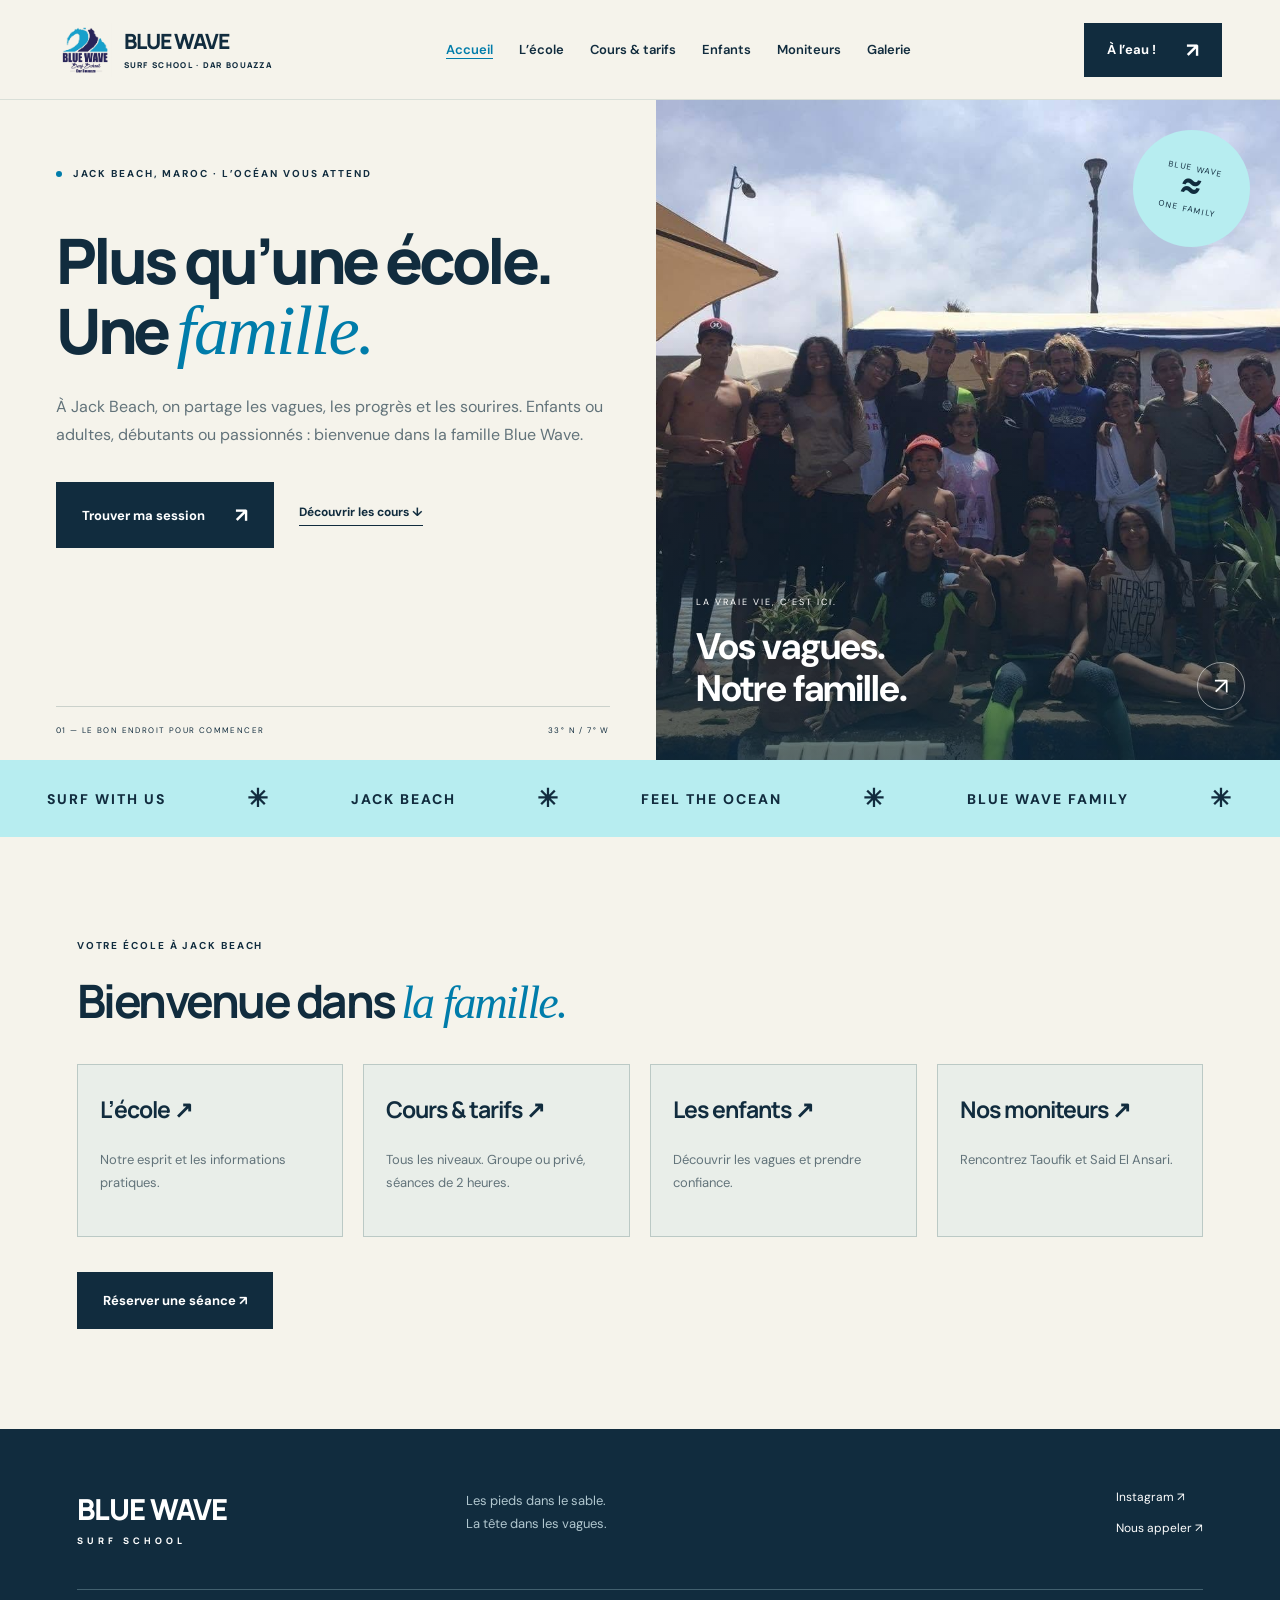
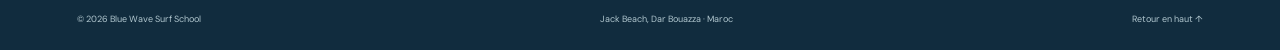
<file: index.html>
<!doctype html>
<html lang="fr"><head><meta charset="UTF-8"><meta name="viewport" content="width=device-width,initial-scale=1"><title>Accueil | Blue Wave Surf School</title><meta name="description" content="Blue Wave, une école de surf et une famille à Jack Beach, Dar Bouazza. Cours enfants et adultes, moniteurs diplômés, groupe 200 DH pour 2 heures, privé 300 DH pour 2 heures. Réservez votre séance."><link rel="icon" href="images/brand/blue-wave-logo.jpeg"><link rel="stylesheet" href="style.css"></head><body><header><a class="brand" href="index.html"><img src="images/brand/blue-wave-logo.jpeg" alt="Blue Wave Surf School"><span>BLUE WAVE<small>SURF SCHOOL · DAR BOUAZZA</small></span></a><button id="menu" aria-label="Ouvrir le menu" aria-expanded="false">☰</button><nav id="nav"><a href="index.html" aria-current="page">Accueil</a><a href="ecole.html">L’école</a><a href="cours.html">Cours &amp; tarifs</a><a href="enfants.html">Enfants</a><a href="moniteurs.html">Moniteurs</a><a href="galerie.html">Galerie</a></nav><a class="button nav-book" href="reservation.html">À l’eau ! <span>↗</span></a></header><main><section class="hero"><div class="hero-copy"><p class="eyebrow"><span class="dot"></span> JACK BEACH, MAROC · L’OCÉAN VOUS ATTEND</p><h1>Plus qu’une école.<br>Une <em>famille.</em></h1><p class="intro">À Jack Beach, on partage les vagues, les progrès et les sourires. Enfants ou adultes, débutants ou passionnés : bienvenue dans la famille Blue Wave.</p><div class="actions"><a class="button" href="reservation.html">Trouver ma session <span>↗</span></a><a class="text-link" href="cours.html">Découvrir les cours ↓</a></div><div class="hero-bottom"><span>01 — LE BON ENDROIT POUR COMMENCER</span><span>33° N / 7° W</span></div></div><div class="hero-visual"><img class="hero-image" src="images/gallery/blue-wave-famille.jpeg" alt="La famille Blue Wave réunie à l’école de surf"><div class="photo-shade"></div><div class="round-stamp">BLUE WAVE<br><b>≈</b><br>ONE FAMILY</div><div class="hero-caption"><span>LA VRAIE VIE, C’EST ICI.</span><strong>Vos vagues.<br>Notre famille.</strong></div><a class="photo-arrow" href="galerie.html" aria-label="Voir les photos">↗</a></div></section><div class="ticker"><span>SURF WITH US</span><b>✳</b><span>JACK BEACH</span><b>✳</b><span>FEEL THE OCEAN</span><b>✳</b><span>BLUE WAVE FAMILY</span><b>✳</b></div><section class="section discover"><p class="eyebrow">VOTRE ÉCOLE À JACK BEACH</p><h2>Bienvenue dans <em>la famille.</em></h2><div class="page-cards"><a href="ecole.html"><h3>L’école ↗</h3><p>Notre esprit et les informations pratiques.</p></a><a href="cours.html"><h3>Cours &amp; tarifs ↗</h3><p>Tous les niveaux. Groupe ou privé, séances de 2 heures.</p></a><a href="enfants.html"><h3>Les enfants ↗</h3><p>Découvrir les vagues et prendre confiance.</p></a><a href="moniteurs.html"><h3>Nos moniteurs ↗</h3><p>Rencontrez Taoufik et Said El Ansari.</p></a></div><a class="button" href="reservation.html">Réserver une séance ↗</a></section></main><footer><a class="footer-brand" href="index.html">BLUE WAVE<span>SURF SCHOOL</span></a><p>Les pieds dans le sable.<br>La tête dans les vagues.</p><div><a href="https://www.instagram.com/blue_wave_surf_school/" target="_blank" rel="noopener">Instagram ↗</a><a href="tel:+212614222911">Nous appeler ↗</a></div><div class="footer-bottom"><span>© <span id="year">2026</span> Blue Wave Surf School</span><span>Jack Beach, Dar Bouazza · Maroc</span><a href="index.html">Retour en haut ↑</a></div></footer><dialog id="lightbox"><button aria-label="Fermer la photo" id="close-photo">×</button><img alt="Photo Blue Wave agrandie"></dialog><script src="app.js"></script></body></html>
</file>
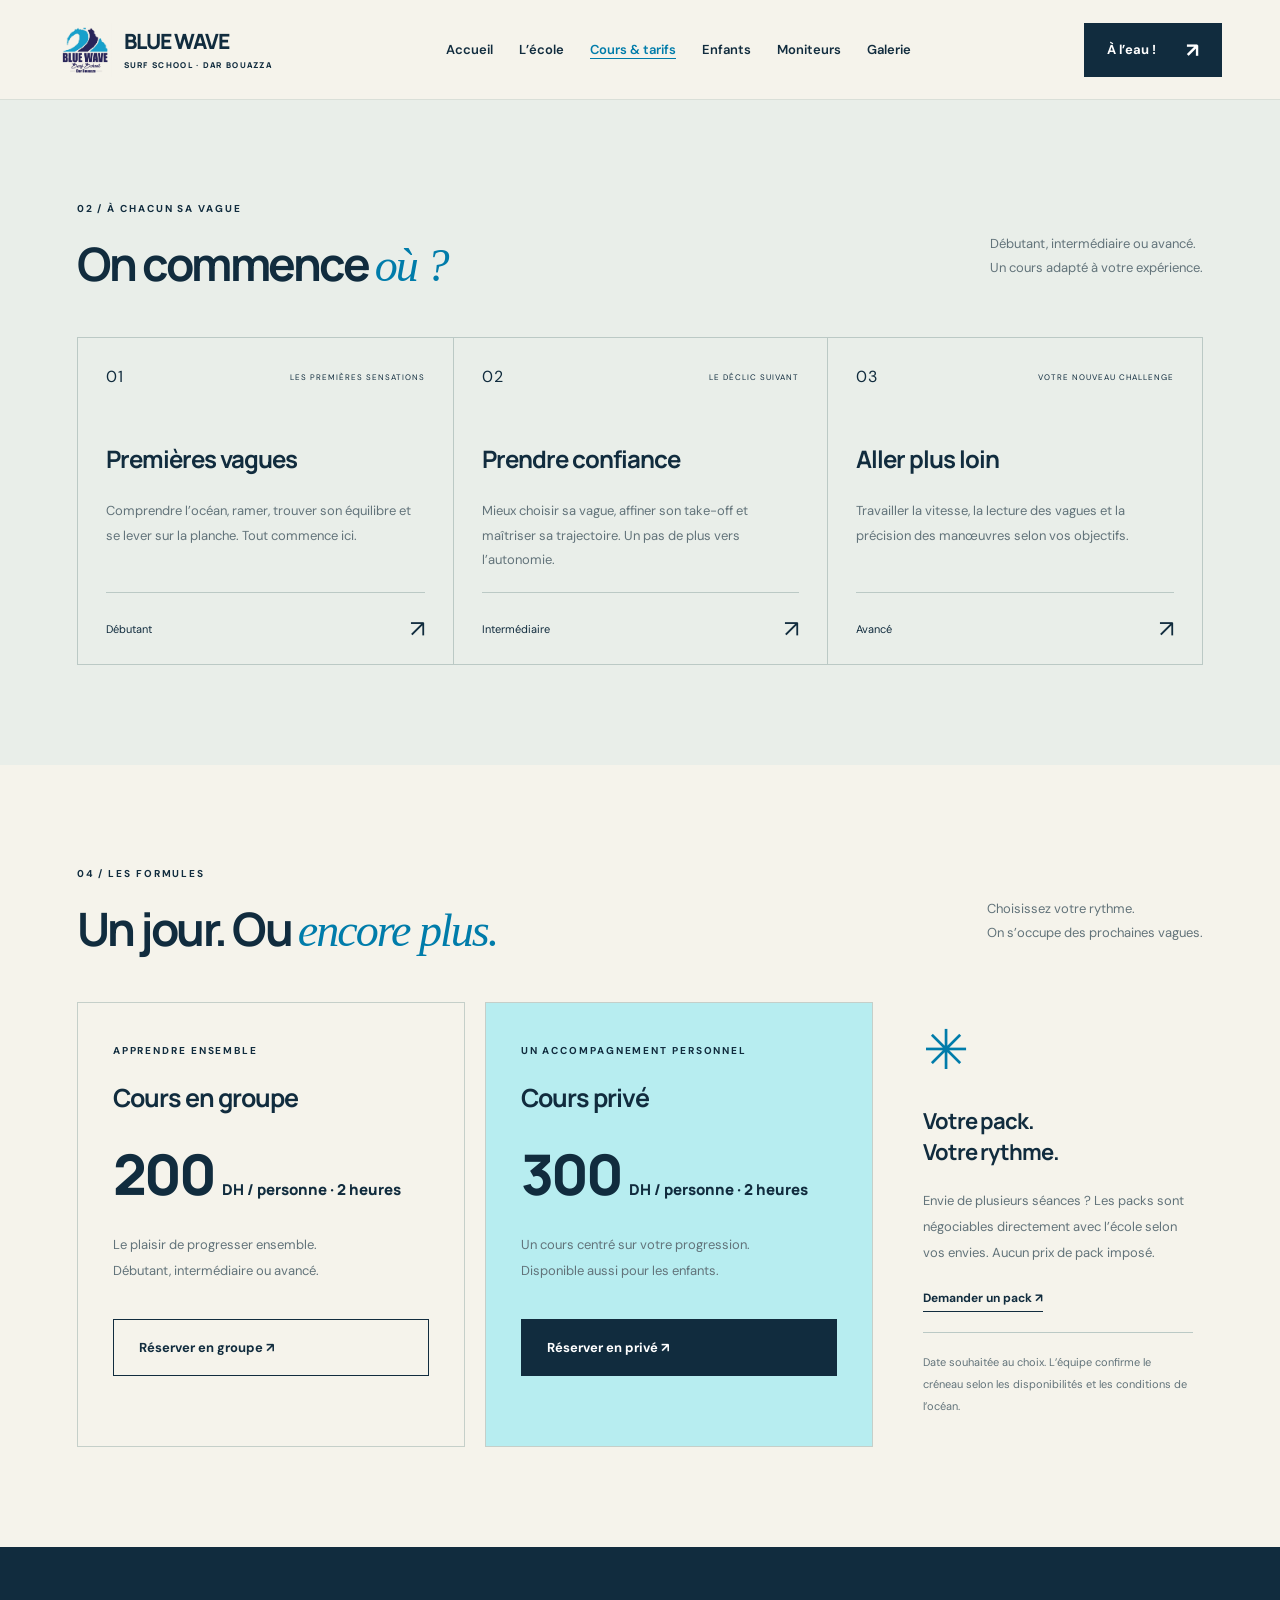
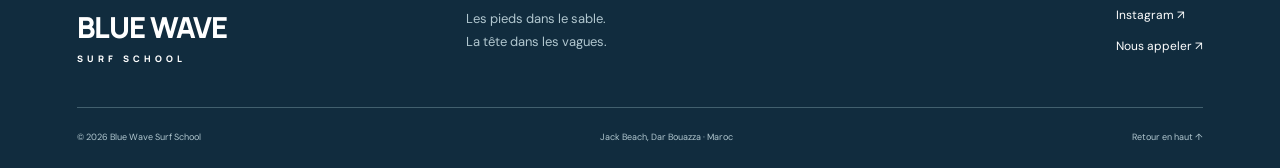
<file: cours.html>
<!doctype html>
<html lang="fr"><head><meta charset="UTF-8"><meta name="viewport" content="width=device-width,initial-scale=1"><title>Cours et tarifs | Blue Wave Surf School</title><meta name="description" content="Blue Wave, une école de surf et une famille à Jack Beach, Dar Bouazza. Cours enfants et adultes, moniteurs diplômés, groupe 200 DH pour 2 heures, privé 300 DH pour 2 heures. Réservez votre séance."><link rel="icon" href="images/brand/blue-wave-logo.jpeg"><link rel="stylesheet" href="style.css"></head><body><header><a class="brand" href="index.html"><img src="images/brand/blue-wave-logo.jpeg" alt="Blue Wave Surf School"><span>BLUE WAVE<small>SURF SCHOOL · DAR BOUAZZA</small></span></a><button id="menu" aria-label="Ouvrir le menu" aria-expanded="false">☰</button><nav id="nav"><a href="index.html">Accueil</a><a href="ecole.html">L’école</a><a href="cours.html" aria-current="page">Cours &amp; tarifs</a><a href="enfants.html">Enfants</a><a href="moniteurs.html">Moniteurs</a><a href="galerie.html">Galerie</a></nav><a class="button nav-book" href="reservation.html">À l’eau ! <span>↗</span></a></header><main><section class="section lessons" id="cours"><div class="section-head"><div><p class="eyebrow">02 / À CHACUN SA VAGUE</p><h2>On commence <em>où ?</em></h2></div><p>Débutant, intermédiaire ou avancé.<br>Un cours adapté à votre expérience.</p></div><div class="lesson-grid"><article><div class="lesson-top"><span>01</span><span>LES PREMIÈRES SENSATIONS</span></div><h3>Premières vagues</h3><p>Comprendre l’océan, ramer, trouver son équilibre et se lever sur la planche. Tout commence ici.</p><div class="lesson-foot"><span>Débutant</span><a class="" href="reserver-cours.html?niveau=D%C3%A9butant" aria-label="Réserver un cours débutant">↗</a></div></article><article><div class="lesson-top"><span>02</span><span>LE DÉCLIC SUIVANT</span></div><h3>Prendre confiance</h3><p>Mieux choisir sa vague, affiner son take-off et maîtriser sa trajectoire. Un pas de plus vers l’autonomie.</p><div class="lesson-foot"><span>Intermédiaire</span><a class="" href="reserver-cours.html?niveau=Interm%C3%A9diaire" aria-label="Réserver un cours intermédiaire">↗</a></div></article><article><div class="lesson-top"><span>03</span><span>VOTRE NOUVEAU CHALLENGE</span></div><h3>Aller plus loin</h3><p>Travailler la vitesse, la lecture des vagues et la précision des manœuvres selon vos objectifs.</p><div class="lesson-foot"><span>Avancé</span><a class="" href="reserver-cours.html?niveau=Avanc%C3%A9" aria-label="Réserver un cours avancé">↗</a></div></article></div></section><section class="section" id="tarifs"><div class="section-head"><div><p class="eyebrow">04 / LES FORMULES</p><h2>Un jour. Ou <em>encore plus.</em></h2></div><p>Choisissez votre rythme.<br>On s’occupe des prochaines vagues.</p></div><div class="prices"><article><span class="eyebrow">APPRENDRE ENSEMBLE</span><h3>Cours en groupe</h3><div class="price">200 <small>DH / personne · 2 heures</small></div><p>Le plaisir de progresser ensemble.<br>Débutant, intermédiaire ou avancé.</p><a class="button outline" href="reservation.html?format=Groupe">Réserver en groupe ↗</a></article><article class="featured"><span class="eyebrow">UN ACCOMPAGNEMENT PERSONNEL</span><h3>Cours privé</h3><div class="price">300 <small>DH / personne · 2 heures</small></div><p>Un cours centré sur votre progression.<br>Disponible aussi pour les enfants.</p><a class="button" href="reservation.html?format=Priv%C3%A9">Réserver en privé ↗</a></article><aside><span class="sun">✳</span><h3>Votre pack.<br>Votre rythme.</h3><p>Envie de plusieurs séances ? Les packs sont négociables directement avec l’école selon vos envies. Aucun prix de pack imposé.</p><a class="text-link" href="reservation.html?pack=1">Demander un pack ↗</a><p class="timing-note">Date souhaitée au choix. L’équipe confirme le créneau selon les disponibilités et les conditions de l’océan.</p></aside></div></section></main><footer><a class="footer-brand" href="index.html">BLUE WAVE<span>SURF SCHOOL</span></a><p>Les pieds dans le sable.<br>La tête dans les vagues.</p><div><a href="https://www.instagram.com/blue_wave_surf_school/" target="_blank" rel="noopener">Instagram ↗</a><a href="tel:+212614222911">Nous appeler ↗</a></div><div class="footer-bottom"><span>© <span id="year">2026</span> Blue Wave Surf School</span><span>Jack Beach, Dar Bouazza · Maroc</span><a href="index.html">Retour en haut ↑</a></div></footer><dialog id="lightbox"><button aria-label="Fermer la photo" id="close-photo">×</button><img alt="Photo Blue Wave agrandie"></dialog><script src="app.js"></script></body></html>
</file>
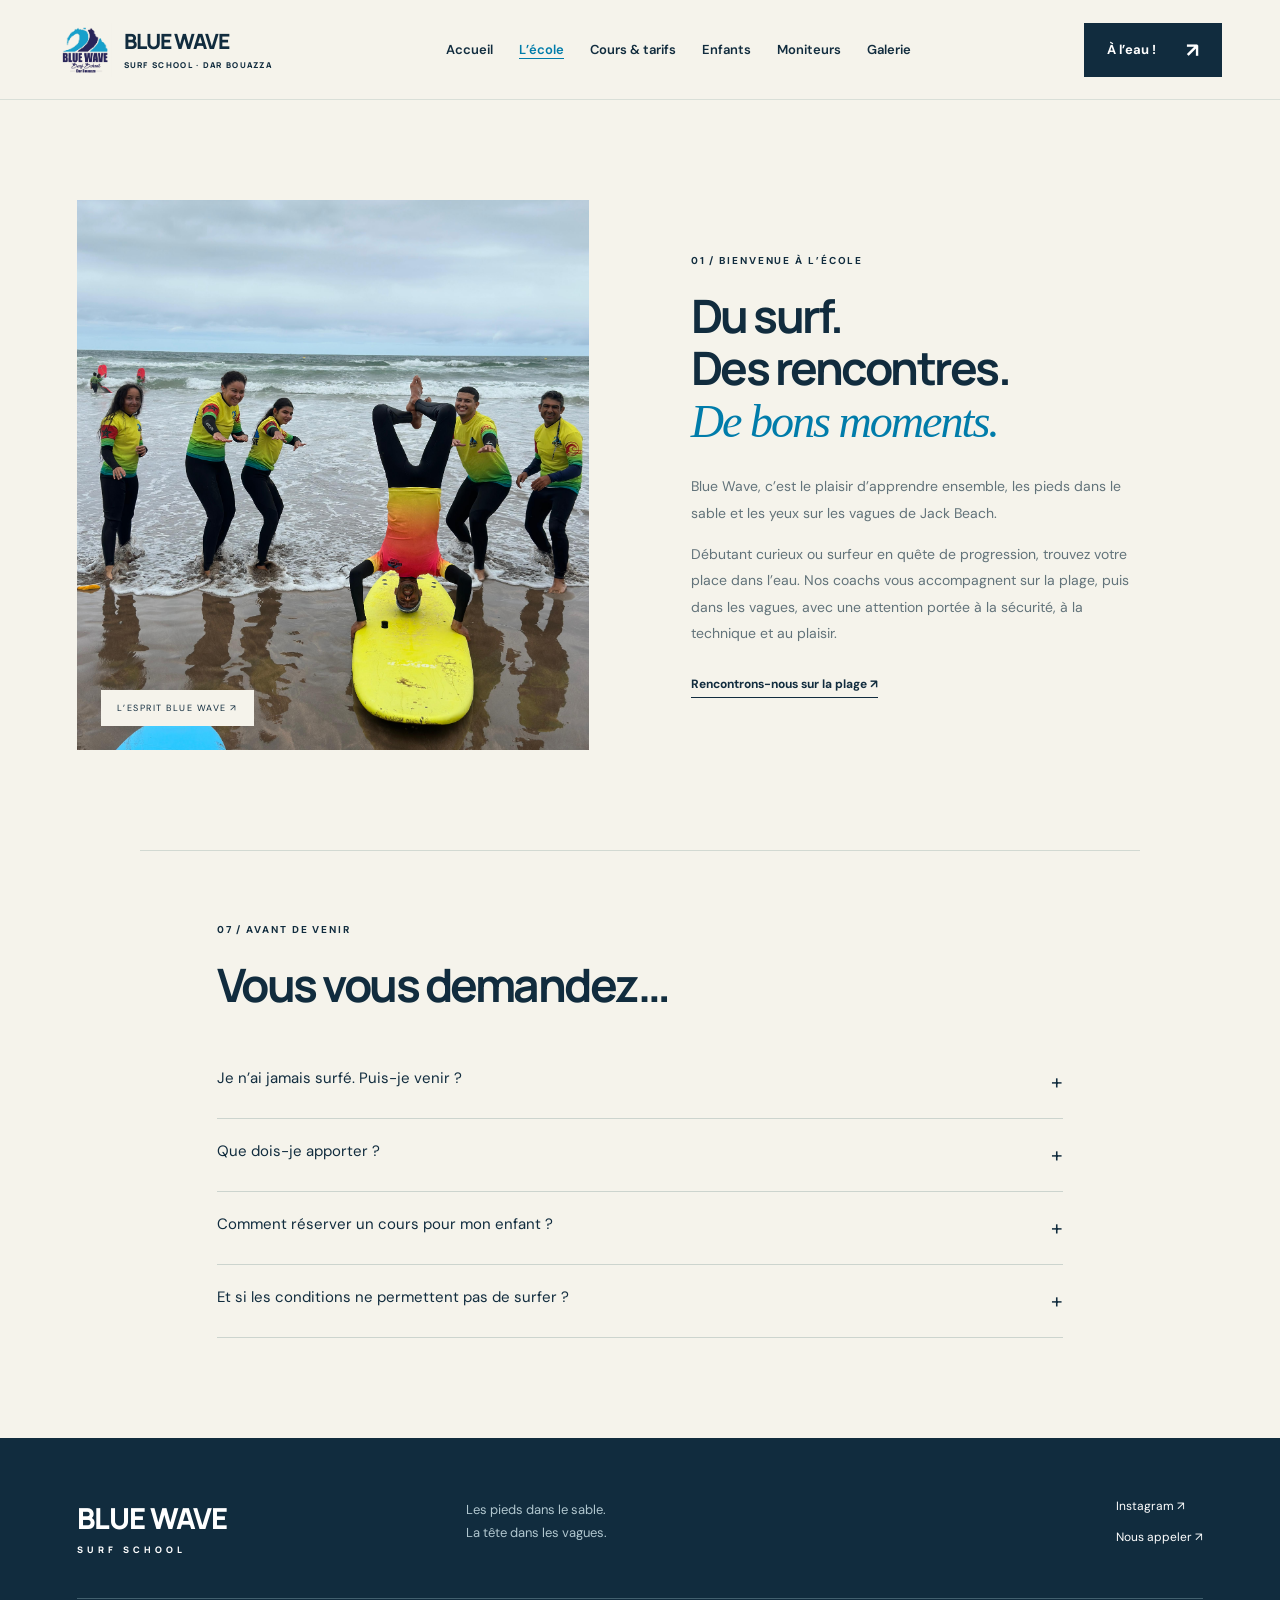
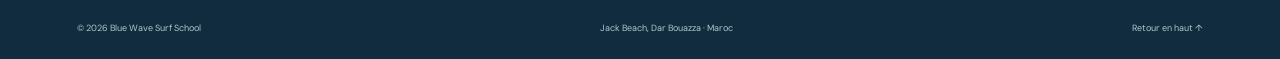
<file: ecole.html>
<!doctype html>
<html lang="fr"><head><meta charset="UTF-8"><meta name="viewport" content="width=device-width,initial-scale=1"><title>L’école | Blue Wave Surf School</title><meta name="description" content="Blue Wave, une école de surf et une famille à Jack Beach, Dar Bouazza. Cours enfants et adultes, moniteurs diplômés, groupe 200 DH pour 2 heures, privé 300 DH pour 2 heures. Réservez votre séance."><link rel="icon" href="images/brand/blue-wave-logo.jpeg"><link rel="stylesheet" href="style.css"></head><body><header><a class="brand" href="index.html"><img src="images/brand/blue-wave-logo.jpeg" alt="Blue Wave Surf School"><span>BLUE WAVE<small>SURF SCHOOL · DAR BOUAZZA</small></span></a><button id="menu" aria-label="Ouvrir le menu" aria-expanded="false">☰</button><nav id="nav"><a href="index.html">Accueil</a><a href="ecole.html" aria-current="page">L’école</a><a href="cours.html">Cours &amp; tarifs</a><a href="enfants.html">Enfants</a><a href="moniteurs.html">Moniteurs</a><a href="galerie.html">Galerie</a></nav><a class="button nav-book" href="reservation.html">À l’eau ! <span>↗</span></a></header><main><section class="section school" id="ecole"><div class="school-photo"><img src="images/gallery/surf-school.jpeg" alt="Le groupe Blue Wave avec ses planches à la plage" loading="lazy"><span class="image-label">L’ESPRIT BLUE WAVE ↗</span></div><div class="school-copy"><p class="eyebrow">01 / BIENVENUE À L’ÉCOLE</p><h2>Du surf.<br>Des rencontres.<br><em>De bons moments.</em></h2><p>Blue Wave, c’est le plaisir d’apprendre ensemble, les pieds dans le sable et les yeux sur les vagues de Jack Beach.</p><p>Débutant curieux ou surfeur en quête de progression, trouvez votre place dans l’eau. Nos coachs vous accompagnent sur la plage, puis dans les vagues, avec une attention portée à la sécurité, à la technique et au plaisir.</p><a class="text-link" href="reservation.html">Rencontrons-nous sur la plage ↗</a></div></section><section class="section faq"><p class="eyebrow">07 / AVANT DE VENIR</p><h2>Vous vous demandez…</h2><details><summary>Je n’ai jamais surfé. Puis-je venir ? <span>+</span></summary><p>Oui ! Les cours débutants abordent les bases sur le sable, puis dans l’eau. Indiquez votre expérience à l’équipe pour préparer une session adaptée.</p></details><details><summary>Que dois-je apporter ? <span>+</span></summary><p>Prévoyez un maillot, une serviette, de l’eau et une protection solaire. Le matériel de surf est inclus dans la session. Confirmez vos besoins avec l’équipe avant votre venue.</p></details><details><summary>Comment réserver un cours pour mon enfant ? <span>+</span></summary><p>Ouvrez « Réserver pour un enfant ». Renseignez son âge, son niveau, s’il sait nager et les informations de santé utiles à son encadrement. Vous choisissez aussi une date et un cours en groupe ou privé. L’école confirme ensuite le créneau avec vous.</p></details><details><summary>Et si les conditions ne permettent pas de surfer ? <span>+</span></summary><p>Le créneau dépend des conditions de l’océan. Contactez l’équipe avant votre déplacement pour confirmer le maintien de votre session ou convenir d’un autre créneau.</p></details></section></main><footer><a class="footer-brand" href="index.html">BLUE WAVE<span>SURF SCHOOL</span></a><p>Les pieds dans le sable.<br>La tête dans les vagues.</p><div><a href="https://www.instagram.com/blue_wave_surf_school/" target="_blank" rel="noopener">Instagram ↗</a><a href="tel:+212614222911">Nous appeler ↗</a></div><div class="footer-bottom"><span>© <span id="year">2026</span> Blue Wave Surf School</span><span>Jack Beach, Dar Bouazza · Maroc</span><a href="index.html">Retour en haut ↑</a></div></footer><dialog id="lightbox"><button aria-label="Fermer la photo" id="close-photo">×</button><img alt="Photo Blue Wave agrandie"></dialog><script src="app.js"></script></body></html>
</file>
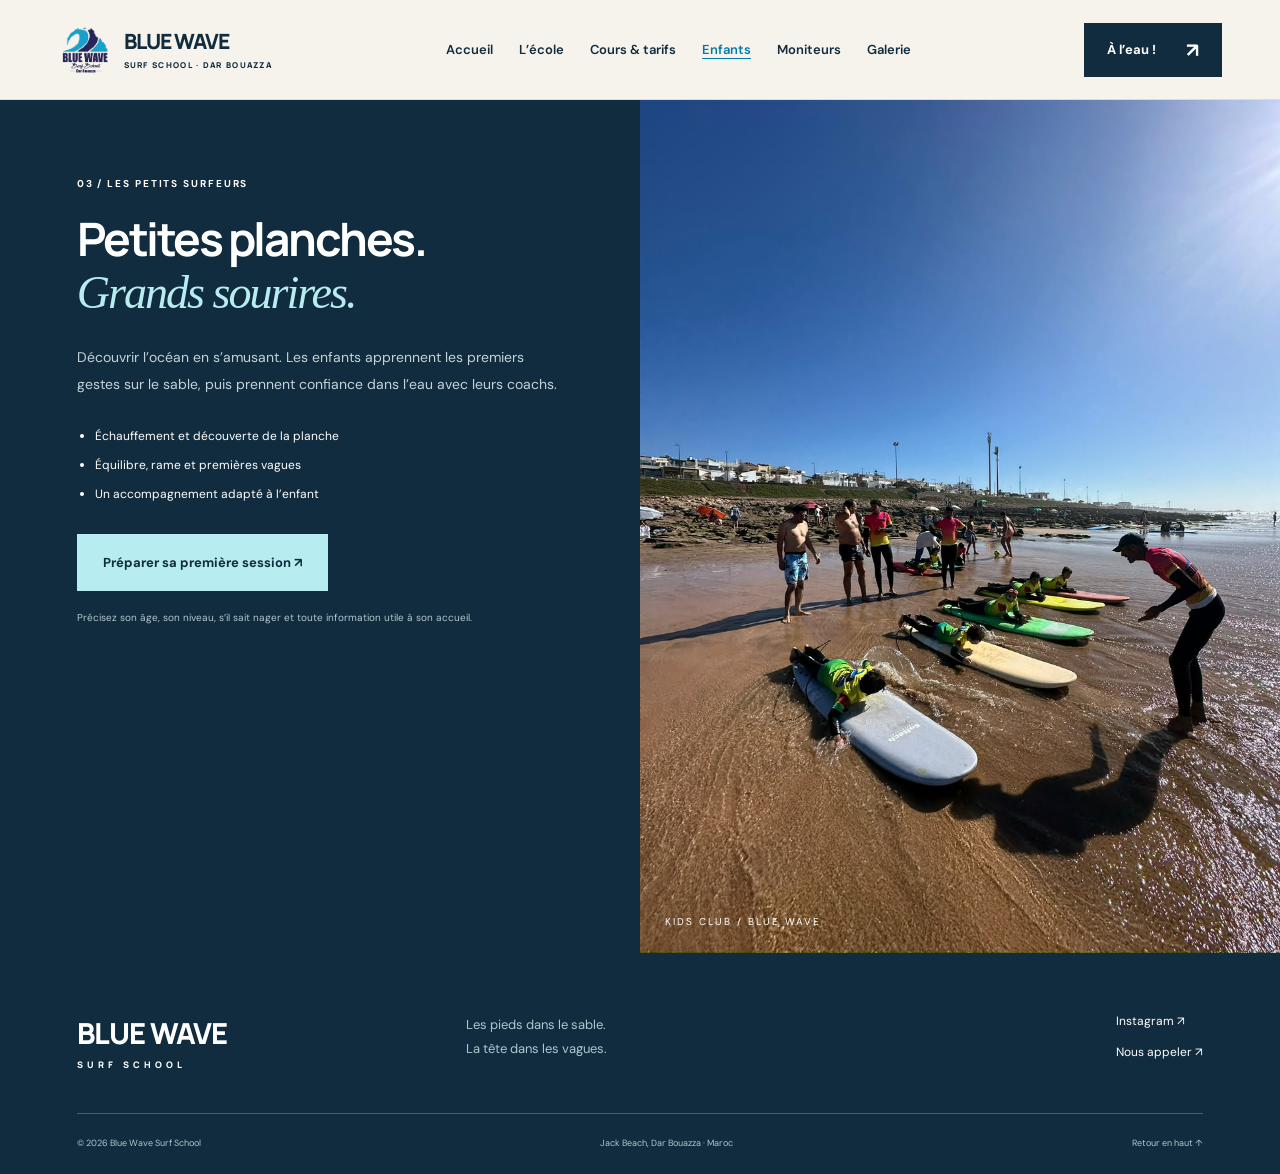
<file: enfants.html>
<!doctype html>
<html lang="fr"><head><meta charset="UTF-8"><meta name="viewport" content="width=device-width,initial-scale=1"><title>Cours enfants | Blue Wave Surf School</title><meta name="description" content="Blue Wave, une école de surf et une famille à Jack Beach, Dar Bouazza. Cours enfants et adultes, moniteurs diplômés, groupe 200 DH pour 2 heures, privé 300 DH pour 2 heures. Réservez votre séance."><link rel="icon" href="images/brand/blue-wave-logo.jpeg"><link rel="stylesheet" href="style.css"></head><body><header><a class="brand" href="index.html"><img src="images/brand/blue-wave-logo.jpeg" alt="Blue Wave Surf School"><span>BLUE WAVE<small>SURF SCHOOL · DAR BOUAZZA</small></span></a><button id="menu" aria-label="Ouvrir le menu" aria-expanded="false">☰</button><nav id="nav"><a href="index.html">Accueil</a><a href="ecole.html">L’école</a><a href="cours.html">Cours &amp; tarifs</a><a href="enfants.html" aria-current="page">Enfants</a><a href="moniteurs.html">Moniteurs</a><a href="galerie.html">Galerie</a></nav><a class="button nav-book" href="reservation.html">À l’eau ! <span>↗</span></a></header><main><section class="kids" id="kids"><div class="kids-copy"><p class="eyebrow">03 / LES PETITS SURFEURS</p><h2>Petites planches.<br><em>Grands sourires.</em></h2><p>Découvrir l’océan en s’amusant. Les enfants apprennent les premiers gestes sur le sable, puis prennent confiance dans l’eau avec leurs coachs.</p><ul><li>Échauffement et découverte de la planche</li><li>Équilibre, rame et premières vagues</li><li>Un accompagnement adapté à l’enfant</li></ul><a class="button" href="reserver-enfant.html">Préparer sa première session ↗</a><small>Précisez son âge, son niveau, s’il sait nager et toute information utile à son accueil.</small></div><div class="kids-picture"><img src="images/kids/kids-training.jpg" loading="lazy" alt="Les enfants apprennent à ramer sur leurs planches à Jack Beach"><span>KIDS CLUB / BLUE WAVE</span></div></section></main><footer><a class="footer-brand" href="index.html">BLUE WAVE<span>SURF SCHOOL</span></a><p>Les pieds dans le sable.<br>La tête dans les vagues.</p><div><a href="https://www.instagram.com/blue_wave_surf_school/" target="_blank" rel="noopener">Instagram ↗</a><a href="tel:+212614222911">Nous appeler ↗</a></div><div class="footer-bottom"><span>© <span id="year">2026</span> Blue Wave Surf School</span><span>Jack Beach, Dar Bouazza · Maroc</span><a href="index.html">Retour en haut ↑</a></div></footer><dialog id="lightbox"><button aria-label="Fermer la photo" id="close-photo">×</button><img alt="Photo Blue Wave agrandie"></dialog><script src="app.js"></script></body></html>
</file>
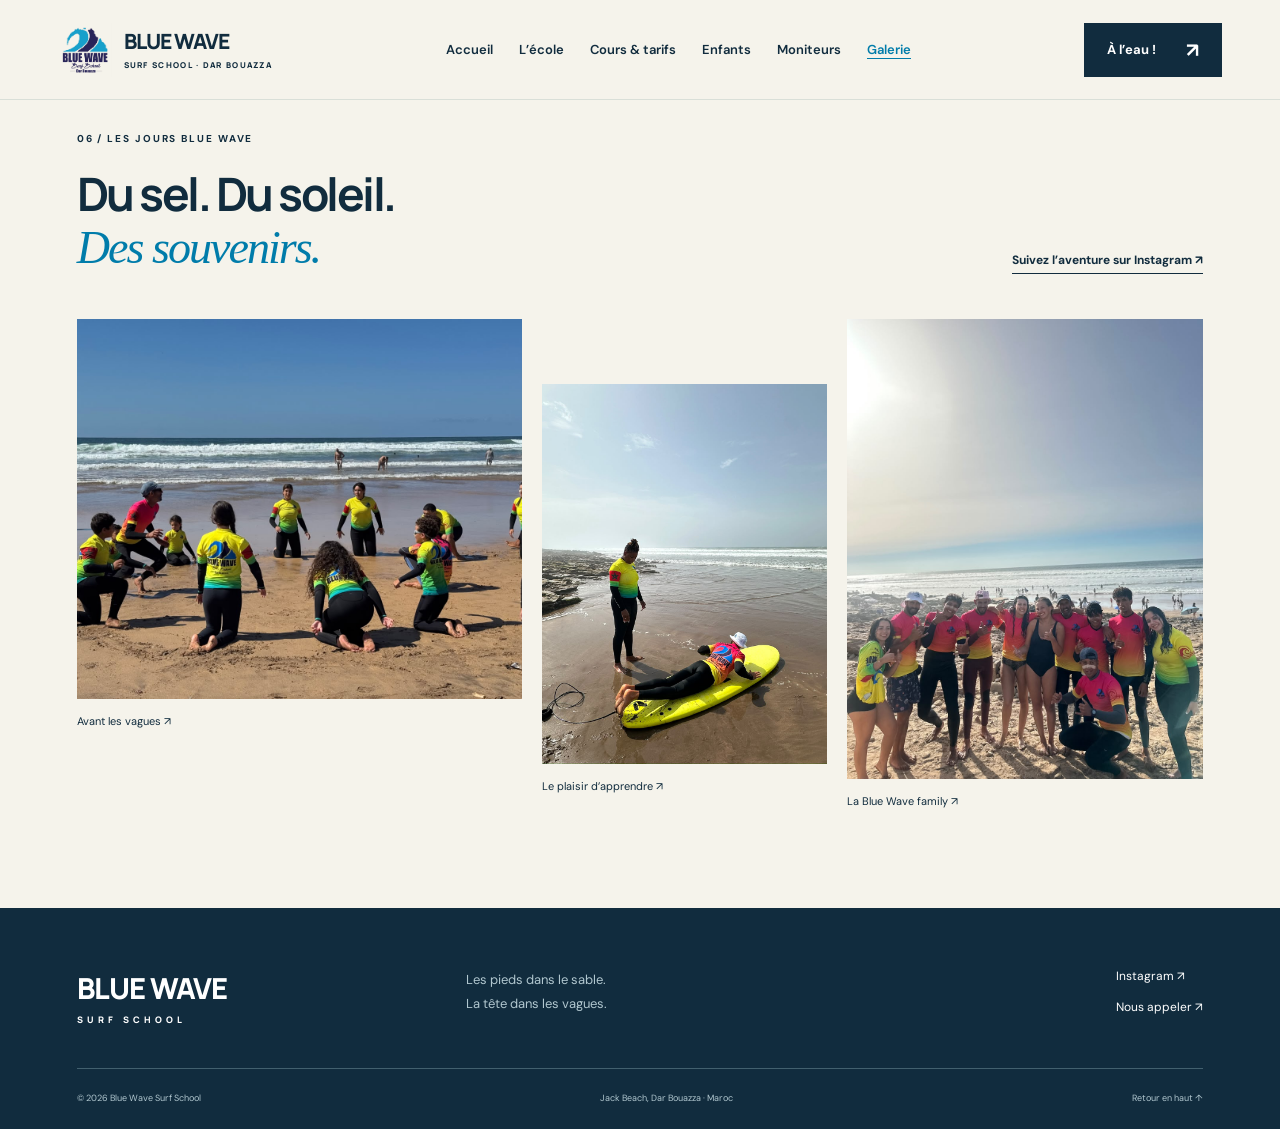
<file: galerie.html>
<!doctype html>
<html lang="fr"><head><meta charset="UTF-8"><meta name="viewport" content="width=device-width,initial-scale=1"><title>La famille Blue Wave | Blue Wave Surf School</title><meta name="description" content="Blue Wave, une école de surf et une famille à Jack Beach, Dar Bouazza. Cours enfants et adultes, moniteurs diplômés, groupe 200 DH pour 2 heures, privé 300 DH pour 2 heures. Réservez votre séance."><link rel="icon" href="images/brand/blue-wave-logo.jpeg"><link rel="stylesheet" href="style.css"></head><body><header><a class="brand" href="index.html"><img src="images/brand/blue-wave-logo.jpeg" alt="Blue Wave Surf School"><span>BLUE WAVE<small>SURF SCHOOL · DAR BOUAZZA</small></span></a><button id="menu" aria-label="Ouvrir le menu" aria-expanded="false">☰</button><nav id="nav"><a href="index.html">Accueil</a><a href="ecole.html">L’école</a><a href="cours.html">Cours &amp; tarifs</a><a href="enfants.html">Enfants</a><a href="moniteurs.html">Moniteurs</a><a href="galerie.html" aria-current="page">Galerie</a></nav><a class="button nav-book" href="reservation.html">À l’eau ! <span>↗</span></a></header><main><section class="section gallery" id="galerie"><div class="section-head"><div><p class="eyebrow">06 / LES JOURS BLUE WAVE</p><h2>Du sel. Du soleil.<br><em>Des souvenirs.</em></h2></div><a class="text-link" href="https://www.instagram.com/blue_wave_surf_school/" target="_blank" rel="noopener">Suivez l’aventure sur Instagram ↗</a></div><div class="gallery-grid"><button data-photo="images/gallery/group-surf.jpeg" aria-label="Agrandir la photo de l’échauffement"><img src="images/gallery/group-surf.jpeg" loading="lazy" alt="Échauffement collectif sur le sable"><span>Avant les vagues ↗</span></button><button data-photo="images/gallery/surf-session.jpeg" aria-label="Agrandir la photo du cours"><img src="images/gallery/surf-session.jpeg" loading="lazy" alt="Un coach accompagne un élève dans l’eau"><span>Le plaisir d’apprendre ↗</span></button><button data-photo="images/gallery/family.jpeg" aria-label="Agrandir la photo de groupe"><img src="images/gallery/family.jpeg" loading="lazy" alt="La famille Blue Wave réunie sur la plage"><span>La Blue Wave family ↗</span></button></div></section></main><footer><a class="footer-brand" href="index.html">BLUE WAVE<span>SURF SCHOOL</span></a><p>Les pieds dans le sable.<br>La tête dans les vagues.</p><div><a href="https://www.instagram.com/blue_wave_surf_school/" target="_blank" rel="noopener">Instagram ↗</a><a href="tel:+212614222911">Nous appeler ↗</a></div><div class="footer-bottom"><span>© <span id="year">2026</span> Blue Wave Surf School</span><span>Jack Beach, Dar Bouazza · Maroc</span><a href="index.html">Retour en haut ↑</a></div></footer><dialog id="lightbox"><button aria-label="Fermer la photo" id="close-photo">×</button><img alt="Photo Blue Wave agrandie"></dialog><script src="app.js"></script></body></html>
</file>
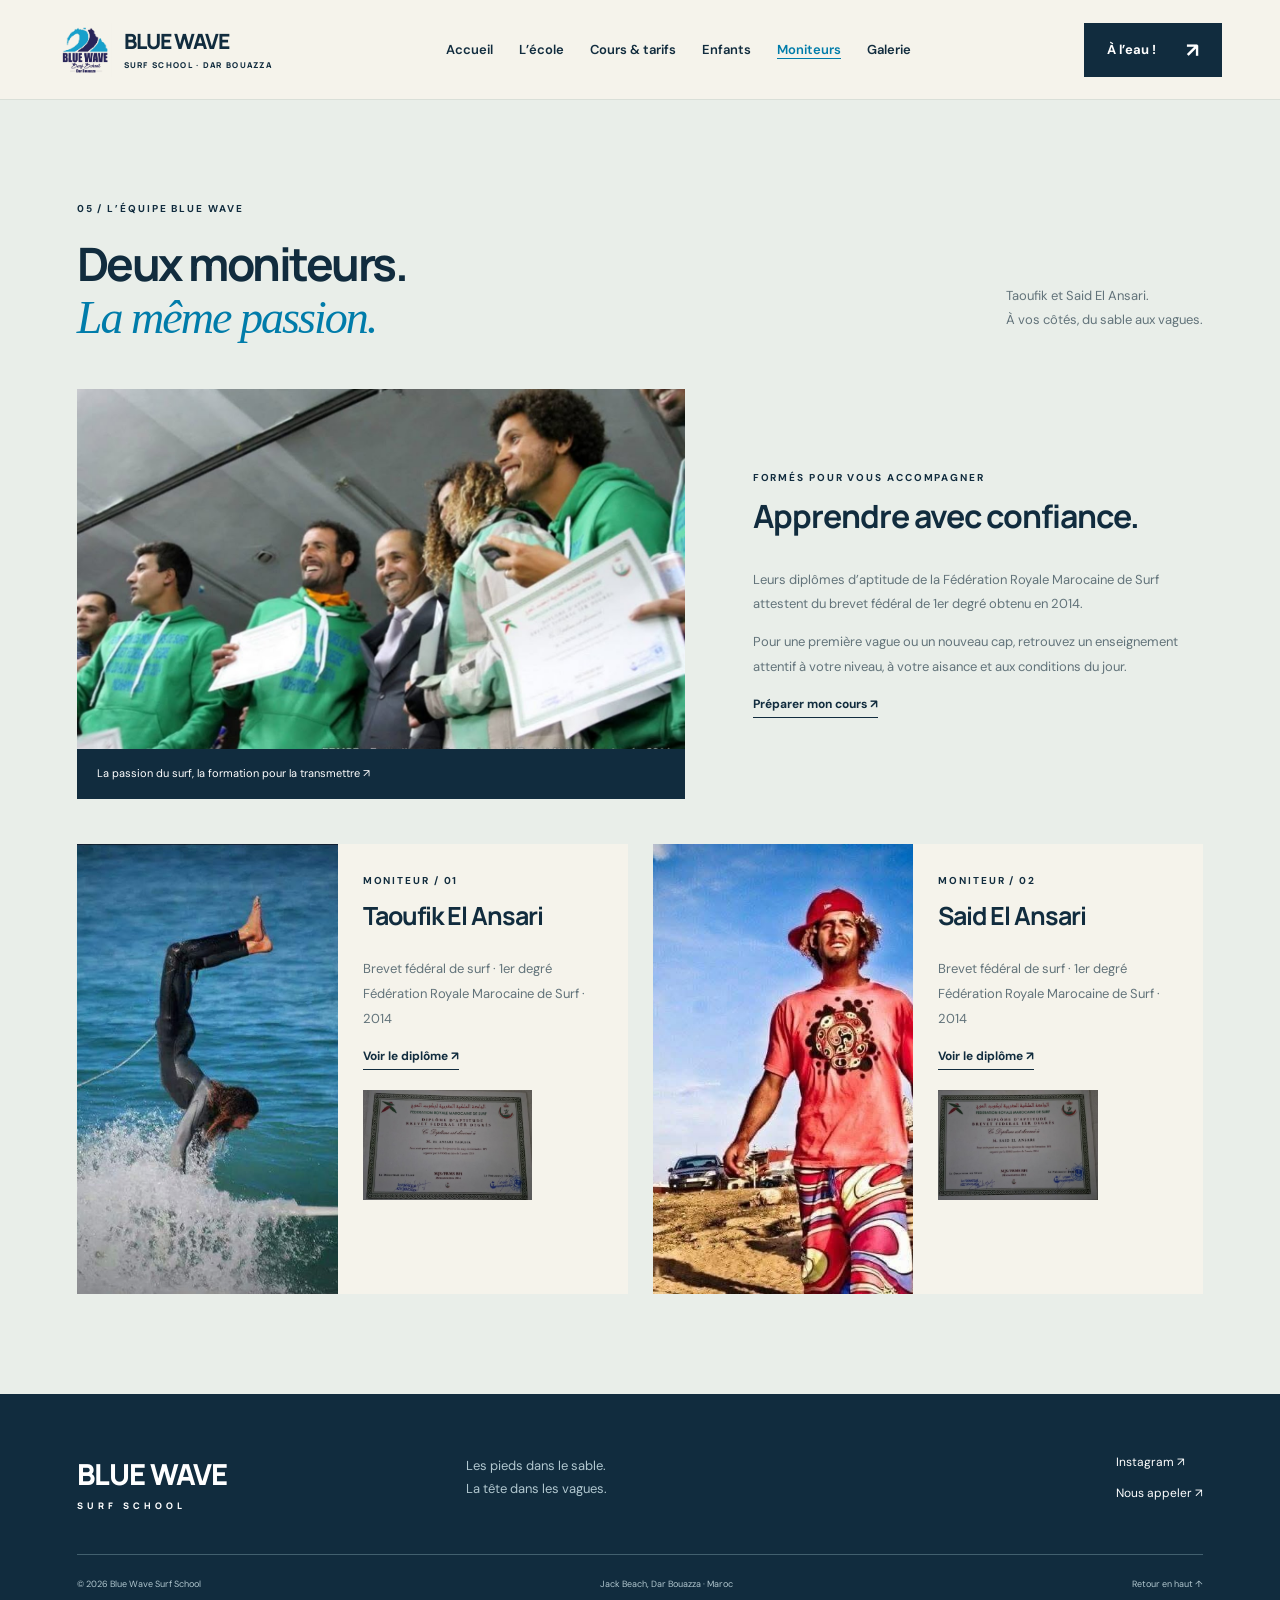
<file: moniteurs.html>
<!doctype html>
<html lang="fr"><head><meta charset="UTF-8"><meta name="viewport" content="width=device-width,initial-scale=1"><title>Nos moniteurs | Blue Wave Surf School</title><meta name="description" content="Blue Wave, une école de surf et une famille à Jack Beach, Dar Bouazza. Cours enfants et adultes, moniteurs diplômés, groupe 200 DH pour 2 heures, privé 300 DH pour 2 heures. Réservez votre séance."><link rel="icon" href="images/brand/blue-wave-logo.jpeg"><link rel="stylesheet" href="style.css"></head><body><header><a class="brand" href="index.html"><img src="images/brand/blue-wave-logo.jpeg" alt="Blue Wave Surf School"><span>BLUE WAVE<small>SURF SCHOOL · DAR BOUAZZA</small></span></a><button id="menu" aria-label="Ouvrir le menu" aria-expanded="false">☰</button><nav id="nav"><a href="index.html">Accueil</a><a href="ecole.html">L’école</a><a href="cours.html">Cours &amp; tarifs</a><a href="enfants.html">Enfants</a><a href="moniteurs.html" aria-current="page">Moniteurs</a><a href="galerie.html">Galerie</a></nav><a class="button nav-book" href="reservation.html">À l’eau ! <span>↗</span></a></header><main><section class="section coaches" id="moniteurs"><div class="section-head"><div><p class="eyebrow">05 / L’ÉQUIPE BLUE WAVE</p><h2>Deux moniteurs.<br><em>La même passion.</em></h2></div><p>Taoufik et Said El Ansari.<br>À vos côtés, du sable aux vagues.</p></div><div class="team-intro"><button class="photo-button" data-photo="images/coaches/diplomes-ensemble.jpeg" aria-label="Agrandir la photo de remise des diplômes de Taoufik et Said"><img src="images/coaches/diplomes-ensemble.jpeg" alt="Taoufik et Said à la remise des brevets fédéraux de moniteur de surf en 2014" loading="lazy"><span>La passion du surf, la formation pour la transmettre ↗</span></button><div><p class="eyebrow">FORMÉS POUR VOUS ACCOMPAGNER</p><h3>Apprendre avec confiance.</h3><p>Leurs diplômes d’aptitude de la Fédération Royale Marocaine de Surf attestent du brevet fédéral de 1er degré obtenu en 2014.</p><p>Pour une première vague ou un nouveau cap, retrouvez un enseignement attentif à votre niveau, à votre aisance et aux conditions du jour.</p><a class="text-link" href="reservation.html">Préparer mon cours ↗</a></div></div><div class="coach-grid"><article class="coach-card"><img class="coach-portrait" src="images/coaches/taoufik.jpeg" alt="Moniteur Taoufik El Ansari" loading="lazy"><div class="coach-info"><p class="eyebrow">MONITEUR / 01</p><h3>Taoufik El Ansari</h3><p>Brevet fédéral de surf · 1er degré<br>Fédération Royale Marocaine de Surf · 2014</p><button class="text-link diploma-button" data-photo="images/coaches/taoufik-diplome.jpeg" data-alt="Diplôme de Taoufik El Ansari — brevet fédéral de surf de 1er degré, 2014">Voir le diplôme ↗</button><a href="images/coaches/taoufik-diplome.jpeg" target="_blank" rel="noopener" class="diploma-thumb" aria-label="Ouvrir le diplôme de Taoufik El Ansari"><img src="images/coaches/taoufik-diplome.jpeg" alt="Diplôme de Taoufik El Ansari" loading="lazy"></a></div></article><article class="coach-card"><img class="coach-portrait" src="images/coaches/said.jpeg" alt="Moniteur Said El Ansari" loading="lazy"><div class="coach-info"><p class="eyebrow">MONITEUR / 02</p><h3>Said El Ansari</h3><p>Brevet fédéral de surf · 1er degré<br>Fédération Royale Marocaine de Surf · 2014</p><button class="text-link diploma-button" data-photo="images/coaches/said-diplome.jpeg" data-alt="Diplôme de Said El Ansari — brevet fédéral de surf de 1er degré, 2014">Voir le diplôme ↗</button><a href="images/coaches/said-diplome.jpeg" target="_blank" rel="noopener" class="diploma-thumb" aria-label="Ouvrir le diplôme de Said El Ansari"><img src="images/coaches/said-diplome.jpeg" alt="Diplôme de Said El Ansari" loading="lazy"></a></div></article></div></section></main><footer><a class="footer-brand" href="index.html">BLUE WAVE<span>SURF SCHOOL</span></a><p>Les pieds dans le sable.<br>La tête dans les vagues.</p><div><a href="https://www.instagram.com/blue_wave_surf_school/" target="_blank" rel="noopener">Instagram ↗</a><a href="tel:+212614222911">Nous appeler ↗</a></div><div class="footer-bottom"><span>© <span id="year">2026</span> Blue Wave Surf School</span><span>Jack Beach, Dar Bouazza · Maroc</span><a href="index.html">Retour en haut ↑</a></div></footer><dialog id="lightbox"><button aria-label="Fermer la photo" id="close-photo">×</button><img alt="Photo Blue Wave agrandie"></dialog><script src="app.js"></script></body></html>
</file>
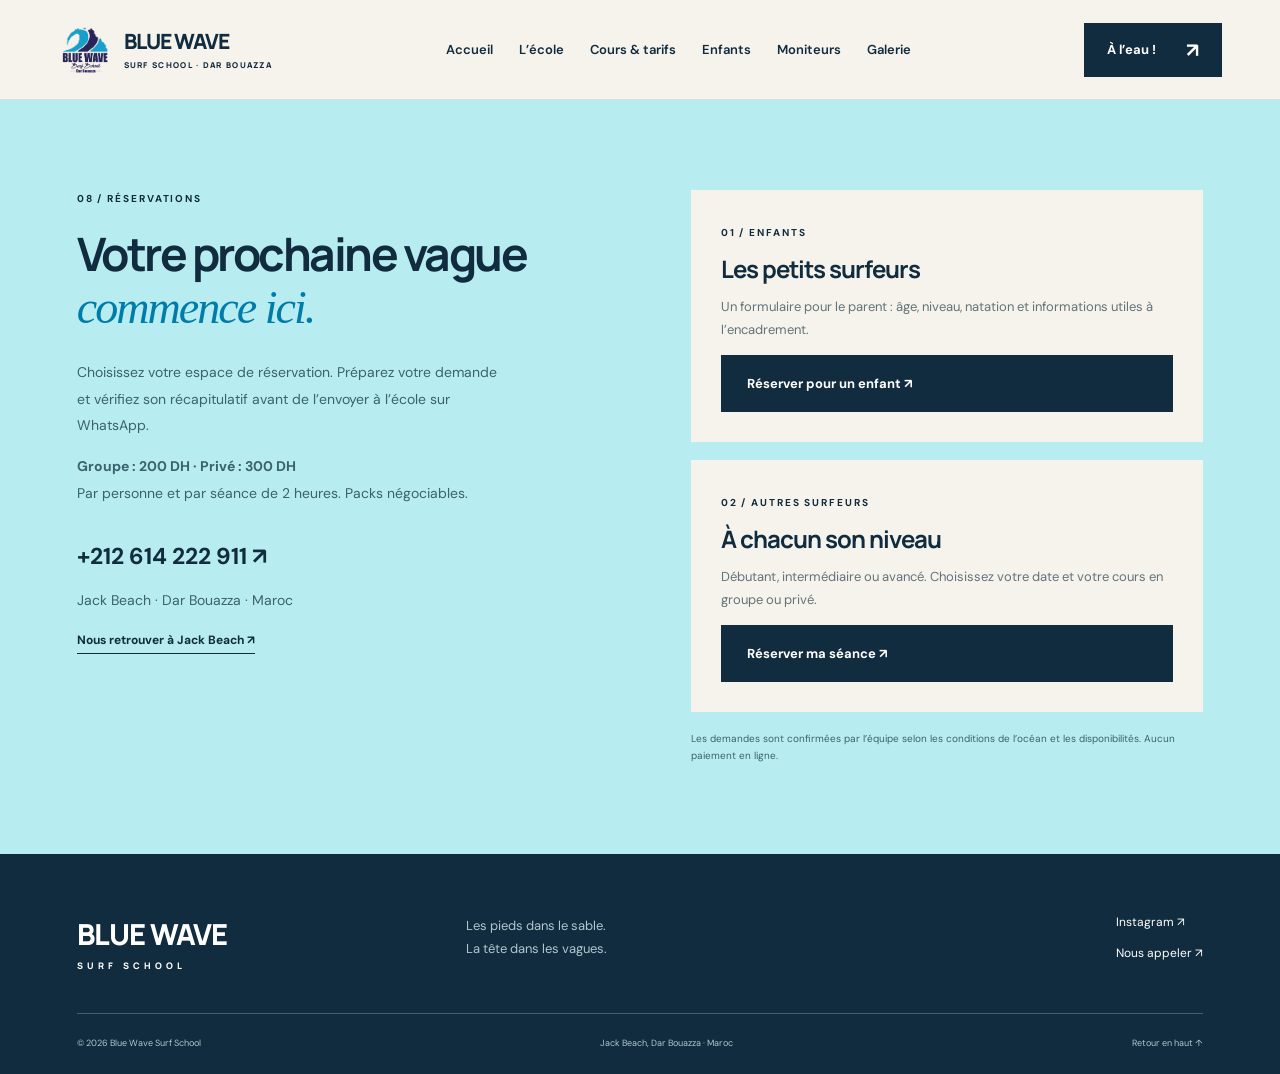
<file: reservation.html>
<!doctype html>
<html lang="fr"><head><meta charset="UTF-8"><meta name="viewport" content="width=device-width,initial-scale=1"><title>Réserver | Blue Wave Surf School</title><meta name="description" content="Blue Wave, une école de surf et une famille à Jack Beach, Dar Bouazza. Cours enfants et adultes, moniteurs diplômés, groupe 200 DH pour 2 heures, privé 300 DH pour 2 heures. Réservez votre séance."><link rel="icon" href="images/brand/blue-wave-logo.jpeg"><link rel="stylesheet" href="style.css"></head><body><header><a class="brand" href="index.html"><img src="images/brand/blue-wave-logo.jpeg" alt="Blue Wave Surf School"><span>BLUE WAVE<small>SURF SCHOOL · DAR BOUAZZA</small></span></a><button id="menu" aria-label="Ouvrir le menu" aria-expanded="false">☰</button><nav id="nav"><a href="index.html">Accueil</a><a href="ecole.html">L’école</a><a href="cours.html">Cours &amp; tarifs</a><a href="enfants.html">Enfants</a><a href="moniteurs.html">Moniteurs</a><a href="galerie.html">Galerie</a></nav><a class="button nav-book" href="reservation.html">À l’eau ! <span>↗</span></a></header><main><section class="booking booking-hub" id="reserver"><div><p class="eyebrow">08 / RÉSERVATIONS</p><h2>Votre prochaine vague<br><em>commence ici.</em></h2><p>Choisissez votre espace de réservation. Préparez votre demande et vérifiez son récapitulatif avant de l’envoyer à l’école sur WhatsApp.</p><p><strong>Groupe : 200 DH · Privé : 300 DH</strong><br>Par personne et par séance de 2 heures. Packs négociables.</p><a class="phone" href="tel:+212614222911">+212 614 222 911 ↗</a><p>Jack Beach · Dar Bouazza · Maroc</p><a class="text-link" href="https://www.google.com/maps/search/?api=1&amp;query=Jack+Beach+Dar+Bouazza+Morocco" target="_blank" rel="noopener">Nous retrouver à Jack Beach ↗</a></div><div class="booking-choices"><article><span class="eyebrow">01 / ENFANTS</span><h3>Les petits surfeurs</h3><p>Un formulaire pour le parent : âge, niveau, natation et informations utiles à l’encadrement.</p><a class="button" href="reserver-enfant.html?">Réserver pour un enfant ↗</a></article><article><span class="eyebrow">02 / AUTRES SURFEURS</span><h3>À chacun son niveau</h3><p>Débutant, intermédiaire ou avancé. Choisissez votre date et votre cours en groupe ou privé.</p><a class="button" href="reserver-cours.html?">Réserver ma séance ↗</a></article><small>Les demandes sont confirmées par l’équipe selon les conditions de l’océan et les disponibilités. Aucun paiement en ligne.</small></div></section></main><footer><a class="footer-brand" href="index.html">BLUE WAVE<span>SURF SCHOOL</span></a><p>Les pieds dans le sable.<br>La tête dans les vagues.</p><div><a href="https://www.instagram.com/blue_wave_surf_school/" target="_blank" rel="noopener">Instagram ↗</a><a href="tel:+212614222911">Nous appeler ↗</a></div><div class="footer-bottom"><span>© <span id="year">2026</span> Blue Wave Surf School</span><span>Jack Beach, Dar Bouazza · Maroc</span><a href="index.html">Retour en haut ↑</a></div></footer><dialog id="lightbox"><button aria-label="Fermer la photo" id="close-photo">×</button><img alt="Photo Blue Wave agrandie"></dialog><script src="app.js"></script></body></html>
</file>
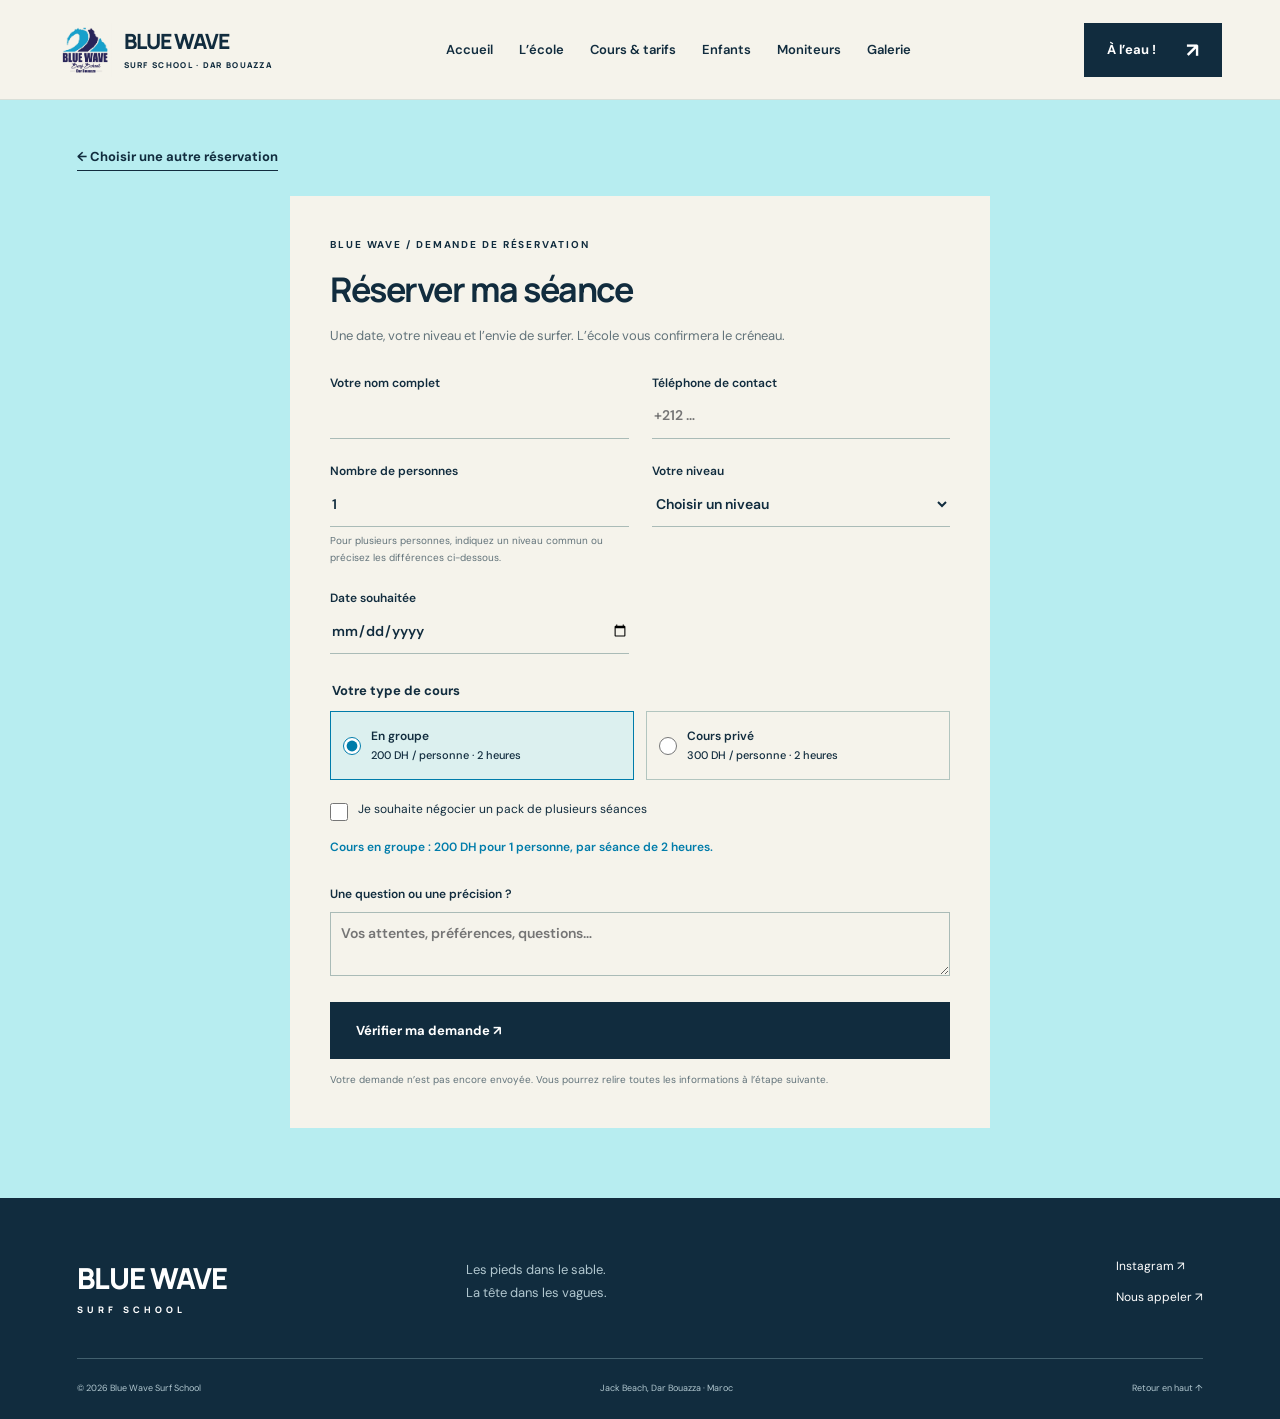
<file: reserver-cours.html>
<!doctype html>
<html lang="fr"><head><meta charset="UTF-8"><meta name="viewport" content="width=device-width,initial-scale=1"><title>Réserver un cours | Blue Wave Surf School</title><meta name="description" content="Blue Wave, une école de surf et une famille à Jack Beach, Dar Bouazza. Cours enfants et adultes, moniteurs diplômés, groupe 200 DH pour 2 heures, privé 300 DH pour 2 heures. Réservez votre séance."><link rel="icon" href="images/brand/blue-wave-logo.jpeg"><link rel="stylesheet" href="style.css"></head><body><header><a class="brand" href="index.html"><img src="images/brand/blue-wave-logo.jpeg" alt="Blue Wave Surf School"><span>BLUE WAVE<small>SURF SCHOOL · DAR BOUAZZA</small></span></a><button id="menu" aria-label="Ouvrir le menu" aria-expanded="false">☰</button><nav id="nav"><a href="index.html">Accueil</a><a href="ecole.html">L’école</a><a href="cours.html">Cours &amp; tarifs</a><a href="enfants.html">Enfants</a><a href="moniteurs.html">Moniteurs</a><a href="galerie.html">Galerie</a></nav><a class="button nav-book" href="reservation.html">À l’eau ! <span>↗</span></a></header><main><div class="booking-page"><a class="text-link" href="reservation.html">← Choisir une autre réservation</a><section class="reservation-dialog booking-panel" id="reserve-adult"><p class="eyebrow">BLUE WAVE / DEMANDE DE RÉSERVATION</p><h2 id="title-adult">Réserver ma séance</h2><p class="dialog-intro">Une date, votre niveau et l’envie de surfer. L’école vous confirmera le créneau.</p><form class="reservation-form" data-kind="adult"><div class="form-grid"><label>Votre nom complet<input name="nom" autocomplete="name" required="" maxlength="100"></label><label>Téléphone de contact<input name="telephone" type="tel" autocomplete="tel" required="" minlength="6" maxlength="30" placeholder="+212 …"></label><label>Nombre de personnes<input name="personnes" type="number" min="1" max="30" step="1" value="1" required=""><small>Pour plusieurs personnes, indiquez un niveau commun ou précisez les différences ci-dessous.</small></label><label>Votre niveau<select name="niveau" required=""><option value="">Choisir un niveau</option><option>Débutant</option><option>Intermédiaire</option><option>Avancé</option></select></label><label>Date souhaitée<input name="date" type="date" required=""></label></div><fieldset class="format-fields"><legend>Votre type de cours</legend><div class="format-options"><label><input type="radio" name="format" value="Groupe" checked=""> <span>En groupe<strong>200 DH / personne · 2 heures</strong></span></label><label><input type="radio" name="format" value="Privé"> <span>Cours privé<strong>300 DH / personne · 2 heures</strong></span></label></div></fieldset><label class="check-label"><input type="checkbox" name="pack"> Je souhaite négocier un pack de plusieurs séances</label><p class="price-summary" aria-live="polite"></p><label class="message-label">Une question ou une précision ?<textarea name="message" rows="2" maxlength="600" placeholder="Vos attentes, préférences, questions…"></textarea></label><button class="button review-button" type="submit">Vérifier ma demande ↗</button><small>Votre demande n’est pas encore envoyée. Vous pourrez relire toutes les informations à l’étape suivante.</small></form><div class="reservation-review" hidden=""><h3>Vérifiez votre demande</h3><pre class="review-content"></pre><p>Le bouton ouvre WhatsApp avec ce message. Envoyez-le pour transmettre votre demande à Blue Wave. L’école confirmera la disponibilité et l’horaire avec vous.</p><a class="button send-request" target="_blank" rel="noopener noreferrer">Ouvrir WhatsApp et envoyer ↗</a><button type="button" class="text-link edit-request">← Modifier ma demande</button></div></section></div></main><footer><a class="footer-brand" href="index.html">BLUE WAVE<span>SURF SCHOOL</span></a><p>Les pieds dans le sable.<br>La tête dans les vagues.</p><div><a href="https://www.instagram.com/blue_wave_surf_school/" target="_blank" rel="noopener">Instagram ↗</a><a href="tel:+212614222911">Nous appeler ↗</a></div><div class="footer-bottom"><span>© <span id="year">2026</span> Blue Wave Surf School</span><span>Jack Beach, Dar Bouazza · Maroc</span><a href="index.html">Retour en haut ↑</a></div></footer><dialog id="lightbox"><button aria-label="Fermer la photo" id="close-photo">×</button><img alt="Photo Blue Wave agrandie"></dialog><script src="app.js"></script></body></html>
</file>
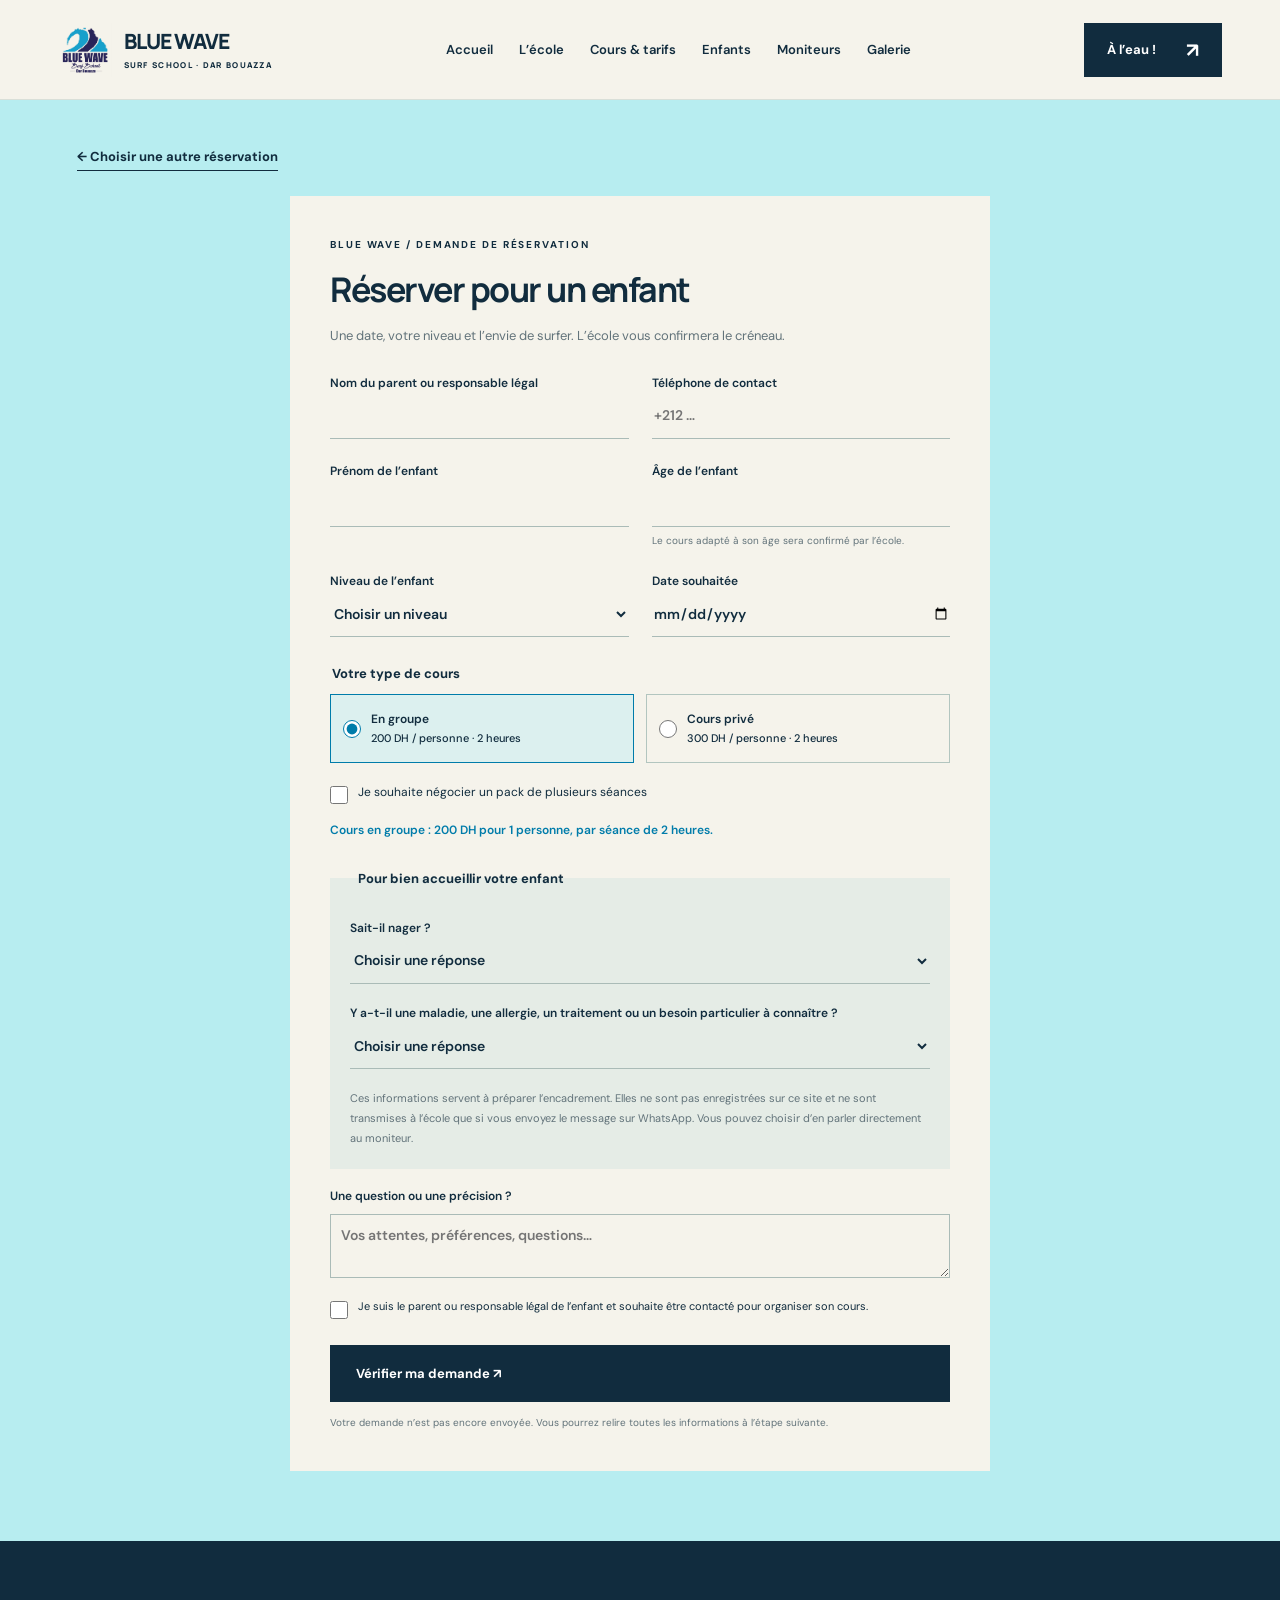
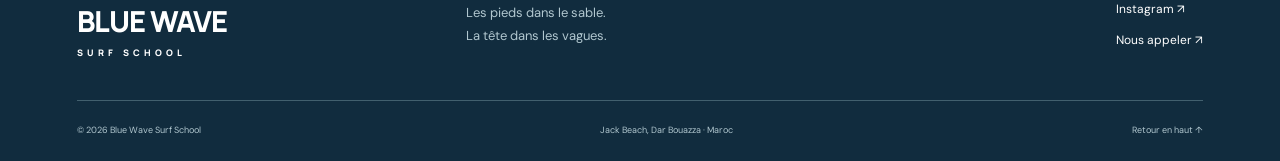
<file: reserver-enfant.html>
<!doctype html>
<html lang="fr"><head><meta charset="UTF-8"><meta name="viewport" content="width=device-width,initial-scale=1"><title>Réserver pour un enfant | Blue Wave Surf School</title><meta name="description" content="Blue Wave, une école de surf et une famille à Jack Beach, Dar Bouazza. Cours enfants et adultes, moniteurs diplômés, groupe 200 DH pour 2 heures, privé 300 DH pour 2 heures. Réservez votre séance."><link rel="icon" href="images/brand/blue-wave-logo.jpeg"><link rel="stylesheet" href="style.css"></head><body><header><a class="brand" href="index.html"><img src="images/brand/blue-wave-logo.jpeg" alt="Blue Wave Surf School"><span>BLUE WAVE<small>SURF SCHOOL · DAR BOUAZZA</small></span></a><button id="menu" aria-label="Ouvrir le menu" aria-expanded="false">☰</button><nav id="nav"><a href="index.html">Accueil</a><a href="ecole.html">L’école</a><a href="cours.html">Cours &amp; tarifs</a><a href="enfants.html">Enfants</a><a href="moniteurs.html">Moniteurs</a><a href="galerie.html">Galerie</a></nav><a class="button nav-book" href="reservation.html">À l’eau ! <span>↗</span></a></header><main><div class="booking-page"><a class="text-link" href="reservation.html">← Choisir une autre réservation</a><section class="reservation-dialog booking-panel" id="reserve-child"><p class="eyebrow">BLUE WAVE / DEMANDE DE RÉSERVATION</p><h2 id="title-child">Réserver pour un enfant</h2><p class="dialog-intro">Une date, votre niveau et l’envie de surfer. L’école vous confirmera le créneau.</p><form class="reservation-form" data-kind="child"><div class="form-grid"><label>Nom du parent ou responsable légal<input name="nom" autocomplete="name" required="" maxlength="100"></label><label>Téléphone de contact<input name="telephone" type="tel" autocomplete="tel" required="" minlength="6" maxlength="30" placeholder="+212 …"></label><label>Prénom de l’enfant<input name="enfant" autocomplete="off" required="" maxlength="80"></label><label>Âge de l’enfant<input name="age" type="number" min="1" max="17" step="1" required="" inputmode="numeric"><small>Le cours adapté à son âge sera confirmé par l’école.</small></label><label>Niveau de l’enfant<select name="niveau" required=""><option value="">Choisir un niveau</option><option>Débutant</option><option>Intermédiaire</option><option>Avancé</option></select></label><label>Date souhaitée<input name="date" type="date" required=""></label></div><fieldset class="format-fields"><legend>Votre type de cours</legend><div class="format-options"><label><input type="radio" name="format" value="Groupe" checked=""> <span>En groupe<strong>200 DH / personne · 2 heures</strong></span></label><label><input type="radio" name="format" value="Privé"> <span>Cours privé<strong>300 DH / personne · 2 heures</strong></span></label></div></fieldset><label class="check-label"><input type="checkbox" name="pack"> Je souhaite négocier un pack de plusieurs séances</label><p class="price-summary" aria-live="polite"></p><fieldset class="health-fields"><legend>Pour bien accueillir votre enfant</legend><label>Sait-il nager ?<select name="natation" required=""><option value="">Choisir une réponse</option><option>Oui, à l’aise</option><option>Un peu, avec aide</option><option>Non</option></select></label><label>Y a-t-il une maladie, une allergie, un traitement ou un besoin particulier à connaître ?<select name="sante" class="health-select" required=""><option value="">Choisir une réponse</option><option>Non</option><option>Oui</option><option>Je préfère en parler directement au moniteur</option></select></label><label class="health-detail" hidden="">Informations utiles au moniteur<textarea name="sante_details" rows="3" maxlength="800" placeholder="Indiquez uniquement ce qui est nécessaire pour adapter son accueil."></textarea></label><p class="privacy-note">Ces informations servent à préparer l’encadrement. Elles ne sont pas enregistrées sur ce site et ne sont transmises à l’école que si vous envoyez le message sur WhatsApp. Vous pouvez choisir d’en parler directement au moniteur.</p></fieldset><label class="message-label">Une question ou une précision ?<textarea name="message" rows="2" maxlength="600" placeholder="Vos attentes, préférences, questions…"></textarea></label><label class="check-label consent"><input type="checkbox" name="accord" required=""> Je suis le parent ou responsable légal de l’enfant et souhaite être contacté pour organiser son cours.</label><button class="button review-button" type="submit">Vérifier ma demande ↗</button><small>Votre demande n’est pas encore envoyée. Vous pourrez relire toutes les informations à l’étape suivante.</small></form><div class="reservation-review" hidden=""><h3>Vérifiez votre demande</h3><pre class="review-content"></pre><p>Le bouton ouvre WhatsApp avec ce message. Envoyez-le pour transmettre votre demande à Blue Wave. L’école confirmera la disponibilité et l’horaire avec vous.</p><a class="button send-request" target="_blank" rel="noopener noreferrer">Ouvrir WhatsApp et envoyer ↗</a><button type="button" class="text-link edit-request">← Modifier ma demande</button></div></section></div></main><footer><a class="footer-brand" href="index.html">BLUE WAVE<span>SURF SCHOOL</span></a><p>Les pieds dans le sable.<br>La tête dans les vagues.</p><div><a href="https://www.instagram.com/blue_wave_surf_school/" target="_blank" rel="noopener">Instagram ↗</a><a href="tel:+212614222911">Nous appeler ↗</a></div><div class="footer-bottom"><span>© <span id="year">2026</span> Blue Wave Surf School</span><span>Jack Beach, Dar Bouazza · Maroc</span><a href="index.html">Retour en haut ↑</a></div></footer><dialog id="lightbox"><button aria-label="Fermer la photo" id="close-photo">×</button><img alt="Photo Blue Wave agrandie"></dialog><script src="app.js"></script></body></html>
</file>
<file: style.css>
@import url('https://fonts.googleapis.com/css2?family=DM+Sans:wght@400;500;600;700&family=Manrope:wght@400;500;600;700;800&display=swap');
:root{--navy:#112c3e;--blue:#007caa;--cyan:#b7edf0;--sand:#f5f3eb;--muted:#62737a}*{box-sizing:border-box}html{scroll-behavior:smooth;scroll-padding-top:100px}body{margin:0;background:var(--sand);color:var(--navy);font-family:'DM Sans',sans-serif}a{color:inherit;text-decoration:none}button,input,select{font:inherit}button,a,input,select,summary{-webkit-tap-highlight-color:transparent}a:focus-visible,button:focus-visible,summary:focus-visible{outline:3px solid #0088b5;outline-offset:5px}img{display:block;width:100%;height:100%;object-fit:cover}header{height:100px;display:flex;align-items:center;justify-content:space-between;gap:25px;padding:0 4.5%;background:var(--sand);border-bottom:1px solid #d9dfd8;position:sticky;top:0;z-index:20}.brand{display:flex;align-items:center;gap:12px}.brand img{width:54px;height:65px;object-fit:contain;mix-blend-mode:multiply}.brand span{font-family:Manrope,sans-serif;font-size:21px;font-weight:800;letter-spacing:-1px}.brand small{display:block;font-size:8px;letter-spacing:1.3px;margin-top:3px}nav{display:flex;gap:26px;font-size:13px;font-weight:600}nav a:hover,.text-link:hover{color:var(--blue)}.button{display:inline-flex;align-items:center;justify-content:space-between;gap:30px;background:var(--navy);color:white;padding:19px 25px;font-size:13px;font-weight:700;border:1px solid var(--navy);cursor:pointer;transition:.2s}.button:hover{background:var(--blue);border-color:var(--blue);transform:translateY(-2px)}.button span{font-size:20px}.nav-book{padding:13px 22px}#menu{display:none}.hero{display:grid;grid-template-columns:1.05fr 1fr;min-height:660px}.hero-copy{padding:65px 7% 25px 8.5%;display:flex;flex-direction:column}.eyebrow{font-size:10px;font-weight:700;letter-spacing:1.9px;line-height:1.8}.dot{display:inline-block;width:6px;height:6px;background:var(--blue);border-radius:100%;margin-right:7px}h1,h2,h3,p{margin-top:0}h1,h2,h3{font-family:Manrope,sans-serif}h1{font-size:clamp(52px,5.4vw,88px);line-height:1.05;letter-spacing:-5px;margin:35px 0 25px;font-weight:800}em{font-family:Georgia,serif;font-weight:400;color:var(--blue);letter-spacing:-2px}h1 em{font-size:1.16em}.intro{font-size:16px;color:var(--muted);line-height:1.8}.actions{display:flex;align-items:center;gap:25px;margin:16px 0 70px}.text-link{font-size:12px;font-weight:700;border-bottom:1px solid;padding-bottom:5px;display:inline-block}.hero-bottom{display:flex;justify-content:space-between;border-top:1px solid #cbd1cb;padding-top:18px;font-size:8px;letter-spacing:1.4px;margin-top:auto}.hero-visual{position:relative;overflow:hidden;min-height:650px}.hero-image{object-position:center 55%}.photo-shade{position:absolute;inset:0;background:linear-gradient(0deg,#052535a6,transparent 65%)}.hero-caption{position:absolute;bottom:50px;left:40px;color:white}.hero-caption span{font-size:9px;letter-spacing:2px}.hero-caption strong{display:block;font-size:37px;line-height:1.15;margin-top:15px;letter-spacing:-1px}.round-stamp{position:absolute;right:30px;top:30px;background:var(--cyan);color:var(--navy);width:117px;height:117px;border-radius:100%;display:flex;flex-direction:column;align-items:center;justify-content:center;font-size:8px;line-height:1;letter-spacing:1.5px;transform:rotate(12deg)}.round-stamp b{font-size:35px;line-height:.7}.photo-arrow{position:absolute;bottom:50px;right:35px;width:48px;height:48px;border:1px solid #ffffff80;border-radius:100%;display:grid;place-items:center;color:white;font-size:23px}.ticker{display:flex;justify-content:space-around;align-items:center;gap:28px;padding:22px 20px;background:var(--cyan);font-size:14px;letter-spacing:2px;font-weight:800;overflow:hidden;white-space:nowrap}.ticker b{font-size:25px}.section{padding:100px 6%}h2{font-size:clamp(34px,3.6vw,55px);line-height:1.13;letter-spacing:-2.5px;margin:20px 0 25px}h3{font-size:25px;letter-spacing:-1px}.school{display:grid;grid-template-columns:1fr 1fr;gap:9%;align-items:center}.school-photo{height:550px;position:relative}.image-label{position:absolute;bottom:24px;left:24px;padding:12px 16px;background:var(--sand);font-size:9px;letter-spacing:1.5px}.school-copy p:not(.eyebrow){color:var(--muted);line-height:1.9;font-size:14px;max-width:460px}.school-copy .text-link{margin-top:15px}.lessons{background:#e9eee9}.section-head{display:flex;align-items:end;justify-content:space-between;gap:40px;margin-bottom:45px}.section-head h2{margin-bottom:0}.section-head>p{font-size:13px;color:var(--muted);line-height:1.8}.lesson-grid{display:grid;grid-template-columns:repeat(3,1fr);border:1px solid #bbc9c5}.lesson-grid article{padding:28px 28px 20px}.lesson-grid article+article{border-left:1px solid #bbc9c5}.lesson-top{display:flex;justify-content:space-between;align-items:center;font-size:8px;letter-spacing:1px;margin-bottom:55px}.lesson-top>span:first-child{font-size:16px}.lesson-grid h3{font-size:24px}.lesson-grid p{font-size:13px;line-height:1.9;color:var(--muted);min-height:80px}.lesson-foot{border-top:1px solid #bbc9c5;padding-top:20px;display:flex;align-items:center;justify-content:space-between;font-size:11px}.lesson-foot a{font-size:24px}.kids{background:var(--navy);color:white;display:grid;grid-template-columns:1fr 1fr}.kids-copy{padding:75px 12%}.kids em{color:var(--cyan)}.kids-copy>p:not(.eyebrow){color:#c4d3d9;font-size:14px;line-height:1.9}.kids ul{padding-left:18px;font-size:12px;line-height:2.4;margin:25px 0}.kids .button{background:var(--cyan);color:var(--navy);border-color:var(--cyan)}small{display:block;font-size:10px;line-height:1.7}.kids small{color:#b5c7cc;margin-top:18px}.kids-picture{position:relative;min-height:550px}.kids-picture span{position:absolute;bottom:25px;left:25px;font-size:10px;letter-spacing:2px}.prices{display:grid;grid-template-columns:1fr 1fr .8fr;gap:20px}.prices article{border:1px solid #c5cfc9;padding:35px}.prices h3{margin:20px 0}.price{font-family:Manrope,sans-serif;font-size:56px;letter-spacing:-3px;font-weight:800}.price small{display:inline;font-size:15px;letter-spacing:0}.prices p{font-size:13px;color:var(--muted);line-height:2;margin:20px 0 35px}.prices .button{width:100%;gap:12px}.outline{background:transparent;color:var(--navy)}.featured{background:var(--cyan)}.prices aside{padding:12px 10px 10px 30px}.sun{font-size:55px;color:var(--blue)}.prices aside p{margin-bottom:20px}.prices aside h3{font-size:22px;line-height:1.4}.gallery{padding-top:30px}.gallery-grid{display:grid;grid-template-columns:1.25fr .8fr 1fr;gap:20px;align-items:start}.gallery-grid button{border:0;padding:0;background:none;text-align:left;cursor:zoom-in;color:var(--navy)}.gallery-grid img{height:380px}.gallery-grid button:nth-child(2){margin-top:65px}.gallery-grid button:nth-child(3) img{height:460px}.gallery-grid span{display:block;font-size:11px;margin-top:15px}.faq{border-top:1px solid #d2d9d2;max-width:1000px;margin:auto;padding-top:70px}.faq h2{margin-bottom:35px}details{border-bottom:1px solid #ccd4ce;padding:22px 0}summary{cursor:pointer;list-style:none;font-size:15px;display:flex;justify-content:space-between;gap:20px}summary::-webkit-details-marker{display:none}summary span{font-size:21px}details[open] summary span{transform:rotate(45deg)}details p{color:var(--muted);font-size:13px;line-height:1.9;margin:18px 40px 0 0}.booking{padding:90px 6%;display:grid;grid-template-columns:1fr 1fr;gap:9%;background:var(--cyan)}.booking>div>p:not(.eyebrow){font-size:14px;line-height:1.9;max-width:420px;color:#3b626e}.phone{display:block;font-size:23px;font-weight:700;margin:35px 0 16px}.booking form{background:var(--sand);padding:35px}.booking h3{font-size:24px;margin-bottom:28px}.form-grid{display:grid;grid-template-columns:1fr 1fr;gap:22px 18px}label{font-size:11px;font-weight:600;display:block}input,select{display:block;width:100%;background:transparent;border:0;border-bottom:1px solid #aabbb7;border-radius:0;color:var(--navy);height:42px;font-size:12px;min-width:0}input:focus,select:focus{outline:2px solid var(--blue);outline-offset:2px}.booking form .button{width:100%;margin:28px 0 14px}.booking form small{color:var(--muted)}footer{background:var(--navy);color:white;padding:60px 6% 25px;display:grid;grid-template-columns:1fr 1fr 1fr;gap:40px;align-items:start}.footer-brand{font-family:Manrope,sans-serif;font-size:29px;font-weight:800;letter-spacing:-1px}.footer-brand span{display:block;font-size:9px;letter-spacing:4px;margin-top:5px}footer p{font-size:13px;line-height:1.8;color:#b1c7cf}footer>div:not(.footer-bottom){display:flex;flex-direction:column;gap:15px;font-size:12px;justify-self:end}.footer-bottom{grid-column:1/-1;border-top:1px solid #42606e;padding-top:23px;display:flex;justify-content:space-between;font-size:9px;color:#b1c7cf}dialog{padding:0;border:0;max-width:90vw;max-height:90vh;background:var(--navy)}dialog::backdrop{background:#001b2ae8}dialog img{max-height:85vh;max-width:85vw;width:auto;object-fit:contain}#close-photo{position:absolute;right:10px;top:10px;border:0;background:white;border-radius:100%;height:40px;width:40px;font-size:25px;cursor:pointer}@media(min-width:1600px){body{max-width:1800px;margin:auto}}@media(max-width:1100px){nav{gap:14px;font-size:11px}.hero-copy{padding-top:45px}h1{letter-spacing:-3px}.actions{gap:15px;flex-wrap:wrap}.prices article{padding:25px}.school{gap:6%}.kids-copy{padding:55px 10%}}@media(max-width:760px){header{height:80px;padding:0 5%}.brand img{height:50px;width:40px}.brand span{font-size:18px}.brand small{font-size:6px}.nav-book{display:none}#menu{display:block;border:1px solid #becac4;background:transparent;padding:8px 12px;font-size:20px}nav{display:none;position:absolute;top:80px;left:0;right:0;background:var(--sand);padding:25px;flex-direction:column;gap:22px;font-size:15px;border-bottom:1px solid}nav.open{display:flex}.hero{grid-template-columns:1fr}.hero-copy{padding:40px 6% 25px}h1{font-size:59px;margin-top:25px}.intro{font-size:14px}.actions{margin-bottom:35px}.hero-visual{min-height:470px;height:470px}.hero-image{object-position:center 60%}.hero-caption{left:25px;bottom:30px}.hero-caption strong{font-size:31px}.photo-arrow{bottom:30px}.round-stamp{width:95px;height:95px;font-size:7px;right:20px;top:20px}.ticker{justify-content:start;font-size:11px;gap:22px;padding:15px}.section{padding:65px 6%}.school{grid-template-columns:1fr;gap:35px}.school-photo{height:420px}.school-copy h2{font-size:41px}.section-head{align-items:start;flex-direction:column;gap:18px;margin-bottom:30px}.section-head h2{font-size:38px}.section-head>p{margin-bottom:0}.lesson-grid{grid-template-columns:1fr}.lesson-grid article+article{border-left:0;border-top:1px solid #bbc9c5}.lesson-top{margin-bottom:25px}.lesson-grid p{min-height:0}.kids{grid-template-columns:1fr}.kids-copy{padding:55px 6%}.kids-copy h2{font-size:39px}.kids-picture{min-height:400px;height:400px}.prices{grid-template-columns:1fr}.prices article{padding:30px}.prices aside{padding:20px 0 0}.gallery-grid{grid-template-columns:1fr 1fr;gap:15px}.gallery-grid img{height:270px}.gallery-grid button:nth-child(2){margin-top:30px}.gallery-grid button:nth-child(3){grid-column:1/-1}.gallery-grid button:nth-child(3) img{height:330px}.gallery-grid span{font-size:10px}.booking{grid-template-columns:1fr;gap:35px;padding:60px 6%}.booking h2{font-size:43px}.booking form{padding:25px}.form-grid{gap:20px 12px}.booking form label{font-size:10px}footer{grid-template-columns:1fr 1fr;padding-top:45px;gap:25px}footer>div:not(.footer-bottom){grid-column:1/-1;justify-self:start;flex-direction:row;gap:30px}.footer-bottom{flex-wrap:wrap;gap:18px;font-size:8px}.footer-brand{font-size:23px}footer p{font-size:11px}summary{font-size:13px}html{scroll-padding-top:80px}}@media(prefers-reduced-motion:reduce){html{scroll-behavior:auto}*{transition:none!important}}
/* Family, instructors and separate reservation windows */
.hero-copy h1{font-size:clamp(48px,4.9vw,78px);letter-spacing:-3.8px}.hero-copy h1 em{font-size:1.12em}.hero-image{object-position:54% 50%}.hero-visual{min-height:660px}.timing-note{font-size:11px!important;border-top:1px solid #bbc9c5;padding-top:18px}.coaches{background:#e9eee9}.team-intro{display:grid;grid-template-columns:1.35fr 1fr;gap:6%;align-items:center;margin-bottom:45px}.photo-button{position:relative;padding:0;border:0;background:var(--navy);color:white;cursor:zoom-in;text-align:left;overflow:hidden}.team-intro img{height:360px;object-position:center}.photo-button span{display:block;padding:16px 20px;font-size:11px;line-height:1.6}.team-intro p:not(.eyebrow),.coach-info p:not(.eyebrow){font-size:13px;line-height:1.9;color:var(--muted)}.team-intro h3{font-size:32px;line-height:1.2}.coach-grid{display:grid;grid-template-columns:1fr 1fr;gap:25px}.coach-card{background:var(--sand);display:grid;grid-template-columns:.9fr 1fr;overflow:hidden}.coach-portrait{min-height:450px;object-position:center}.coach-info{padding:28px 25px}.coach-info h3{font-size:25px;line-height:1.3}.diploma-button{border:0;border-bottom:1px solid;background:none;padding:0 0 5px;color:var(--navy);cursor:pointer}.diploma-thumb{display:block;margin-top:20px}.diploma-thumb img{height:110px;width:100%;object-fit:contain;object-position:left}.booking-choices{display:grid;gap:18px}.booking-choices article{padding:30px;background:var(--sand)}.booking-choices article p{font-size:13px;color:var(--muted);line-height:1.8}.booking-choices h3{margin:10px 0}.booking-choices .button{width:100%}.booking-choices>small{color:#3b626e}.reservation-dialog{width:min(700px,94vw);max-width:94vw;max-height:90dvh;padding:40px;background:var(--sand);color:var(--navy);overflow-y:auto;overscroll-behavior:contain;box-shadow:0 20px 80px #001b2a55}.reservation-dialog::backdrop{background:#001b2ac9;backdrop-filter:blur(4px)}body:has(dialog[open]){overflow:hidden}.dialog-close{position:absolute;right:18px;top:14px;border:1px solid #b9cac7;background:transparent;color:var(--navy);width:37px;height:37px;border-radius:50%;font-size:24px;cursor:pointer}.reservation-dialog h2{font-size:34px;margin:16px 0;letter-spacing:-1.5px;padding-right:15px}.dialog-intro,.reservation-review>p{font-size:13px;line-height:1.8;color:var(--muted);margin-bottom:26px}.reservation-dialog .form-grid{gap:23px}.reservation-dialog label{font-size:12px;line-height:1.6}.reservation-dialog input,.reservation-dialog select{font-size:14px;height:46px}.reservation-dialog label>small{font-weight:400;color:var(--muted);margin-top:5px}.reservation-dialog textarea{font:inherit;font-size:14px;line-height:1.5;border:1px solid #aabbb7;background:transparent;color:var(--navy);width:100%;padding:10px;resize:vertical;display:block;margin-top:8px}.reservation-dialog textarea:focus-visible{outline:2px solid var(--blue);outline-offset:2px}.reservation-dialog fieldset{margin:28px 0 18px;padding:0;border:0;min-width:0}.reservation-dialog legend{font-weight:700;font-size:13px;margin-bottom:12px}.format-options{display:grid;grid-template-columns:1fr 1fr;gap:12px}.format-options label{border:1px solid #b2c5bf;padding:15px 12px;display:flex;gap:10px;align-items:center;cursor:pointer}.format-options label:has(input:checked){border-color:var(--blue);background:#dcf0ef}.reservation-dialog input[type=radio],.reservation-dialog input[type=checkbox]{width:18px;height:18px;flex-shrink:0;margin:0;accent-color:var(--blue)}.format-options strong{display:block;font-size:11px;font-weight:500}.check-label{display:flex;gap:10px;align-items:flex-start;margin-top:20px;font-weight:400}.check-label input{margin-top:3px!important}.price-summary{font-size:12px;color:var(--blue);font-weight:600;margin:16px 0 26px;line-height:1.8}.reservation-dialog .health-fields{background:#e5ece6;padding:20px}.health-fields legend{padding:0 8px}.health-fields label+label{margin-top:20px}.privacy-note{font-size:11px;font-weight:400;line-height:1.8;color:var(--muted);margin-top:20px;margin-bottom:0}.review-button{width:100%;margin:26px 0 12px}.reservation-form>small{color:var(--muted)}.review-content{white-space:pre-wrap;overflow-wrap:anywhere;font:inherit;font-size:13px;line-height:1.9;background:#e5ece6;padding:20px;margin:20px 0}.reservation-review .button{width:100%}.edit-request{display:block;background:none;border:0;border-bottom:1px solid;color:var(--navy);cursor:pointer;margin:24px auto 0}.reservation-review h3{font-size:24px;margin-top:28px}[hidden]{display:none!important}.reservation-dialog .consent{font-size:11px}button,a{touch-action:manipulation}.send-request{gap:12px}
@media(max-width:1100px){header{gap:15px}nav{gap:15px}.coach-card{grid-template-columns:1fr}.coach-portrait{height:360px;min-height:0}.coach-info{padding:25px}.diploma-thumb img{height:130px}.team-intro img{height:320px}}
@media(max-width:760px){.hero-copy h1{font-size:54px;letter-spacing:-3px}.hero-visual{min-height:480px;height:480px}.hero-image{object-position:center}.team-intro{grid-template-columns:1fr;gap:30px}.team-intro img{height:auto;aspect-ratio:1.5;object-fit:cover}.team-intro h3{font-size:28px}.coach-grid{grid-template-columns:1fr;gap:25px}.coach-card{grid-template-columns:1fr 1fr}.coach-portrait{height:100%;min-height:350px}.coach-info{padding:25px 18px}.coach-info h3{font-size:24px}.coach-info p:not(.eyebrow){font-size:12px}.diploma-thumb img{height:100px}.booking-choices article{padding:25px}.reservation-dialog{padding:32px 23px 28px}.reservation-dialog h2{font-size:29px}.reservation-dialog .eyebrow{font-size:8px;padding-right:20px}.reservation-dialog .form-grid{grid-template-columns:1fr}.format-options label{padding:12px 9px}.format-options{gap:8px}.format-options strong{font-size:10px}.reservation-dialog .health-fields{padding:18px 14px}.reservation-dialog .button{padding:16px;gap:10px;font-size:12px}.hero-caption strong{font-size:30px}}@media(max-width:380px){.hero-copy h1{font-size:46px}.coach-card{grid-template-columns:1fr}.coach-portrait{height:360px;min-height:0}.reservation-dialog{padding-left:18px;padding-right:18px}.format-options{grid-template-columns:1fr}}
@media(min-width:761px) and (max-width:960px){header{height:80px}.nav-book{display:none}#menu{display:block;border:1px solid #becac4;background:transparent;padding:8px 12px;font-size:20px}nav{display:none;position:absolute;top:80px;left:0;right:0;background:var(--sand);padding:25px 6%;flex-direction:column;gap:22px;font-size:15px;border-bottom:1px solid}nav.open{display:flex}html{scroll-padding-top:80px}}
nav a[aria-current=page]{color:var(--blue);border-bottom:1px solid}.page-cards{display:grid;grid-template-columns:repeat(4,1fr);gap:20px;margin:35px 0}.page-cards>a{padding:28px 22px;border:1px solid #bbc9c5;background:#e9eee9}.page-cards>a:hover{background:var(--cyan)}.page-cards h3{font-size:23px}.page-cards p{font-size:13px;line-height:1.8;color:var(--muted)}.booking-page{padding:45px 6% 70px;background:var(--cyan)}.booking-page>.text-link{margin-bottom:25px}.booking-panel{position:static;display:block;width:min(700px,100%);max-width:100%;max-height:none;overflow:visible;margin:auto;box-shadow:none}.booking-panel .dialog-close{display:none}.booking-panel h2{padding-right:0}.booking-panel .format-options strong{font-size:11px}.booking-page .text-link{font-size:13px}main>.kids{min-height:650px}body:has(.booking-panel){overflow:auto}@media(max-width:1100px){.page-cards{grid-template-columns:repeat(2,1fr)}}@media(max-width:760px){.page-cards{grid-template-columns:1fr}.booking-page{padding:30px 5% 45px}.booking-panel{padding:25px 20px}main>.kids{min-height:0}}
</file>
